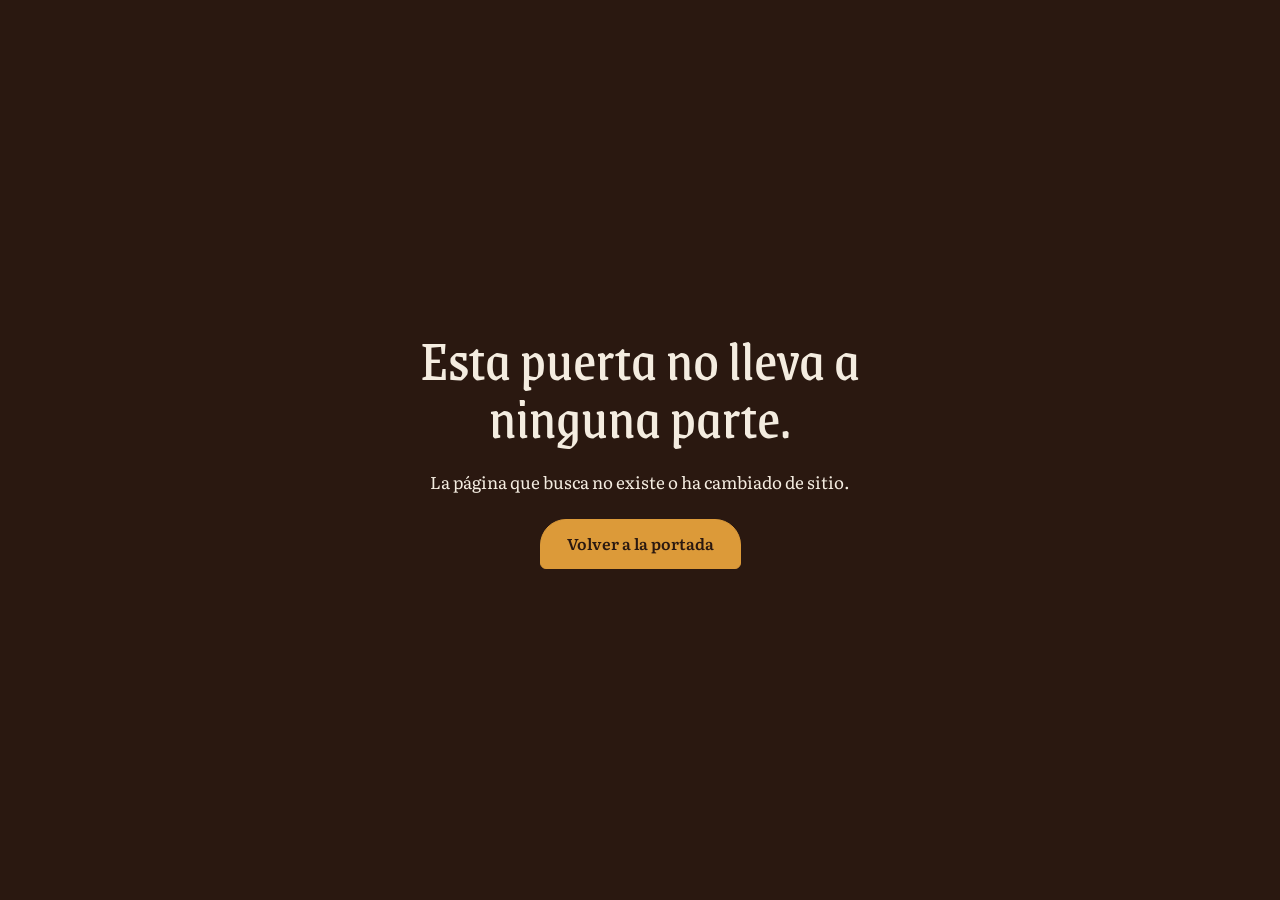
<file: 404.src.html>
<!DOCTYPE html>
<html lang="es">
<head>
<meta charset="utf-8">
<meta name="viewport" content="width=device-width, initial-scale=1">
<meta name="robots" content="noindex,nofollow">
<title>Página no encontrada · Casa Rural Garrido</title>
<link rel="stylesheet" href="https://fonts.googleapis.com/css2?family=Grenze:wght@700&family=Grenze+Gotisch:wght@700&family=Literata:opsz,wght@7..72,400&display=swap">
<link rel="stylesheet" href="css/estilos.css?v=47ac380d">
<link rel="icon" href="marca/favicon.svg" type="image/svg+xml">
<style>
  body { background: var(--nogal); color: var(--cal); min-height: 100svh; display: grid; place-items: center; text-align: center; padding: 24px; }
  .no { display: grid; gap: 22px; justify-items: center; max-width: 30em; }
  .no svg { width: min(80vw, 360px); height: auto; }
  .no h1 { font-family: var(--letra-tit); font-weight: 400; font-size: clamp(2.4rem, 7vw, 3.6rem); line-height: 1; }
</style>
</head>
<body>
  <main class="no">
    <!--svg:marca/rotulo.svg aria-hidden="true" focusable="false"-->
    <h1>Esta puerta no lleva a ninguna parte.</h1>
    <p>La página que busca no existe o ha cambiado de sitio.</p>
    <a class="btn btn--oro" href="./">Volver a la portada</a>
  </main>
</body>
</html>
</file>
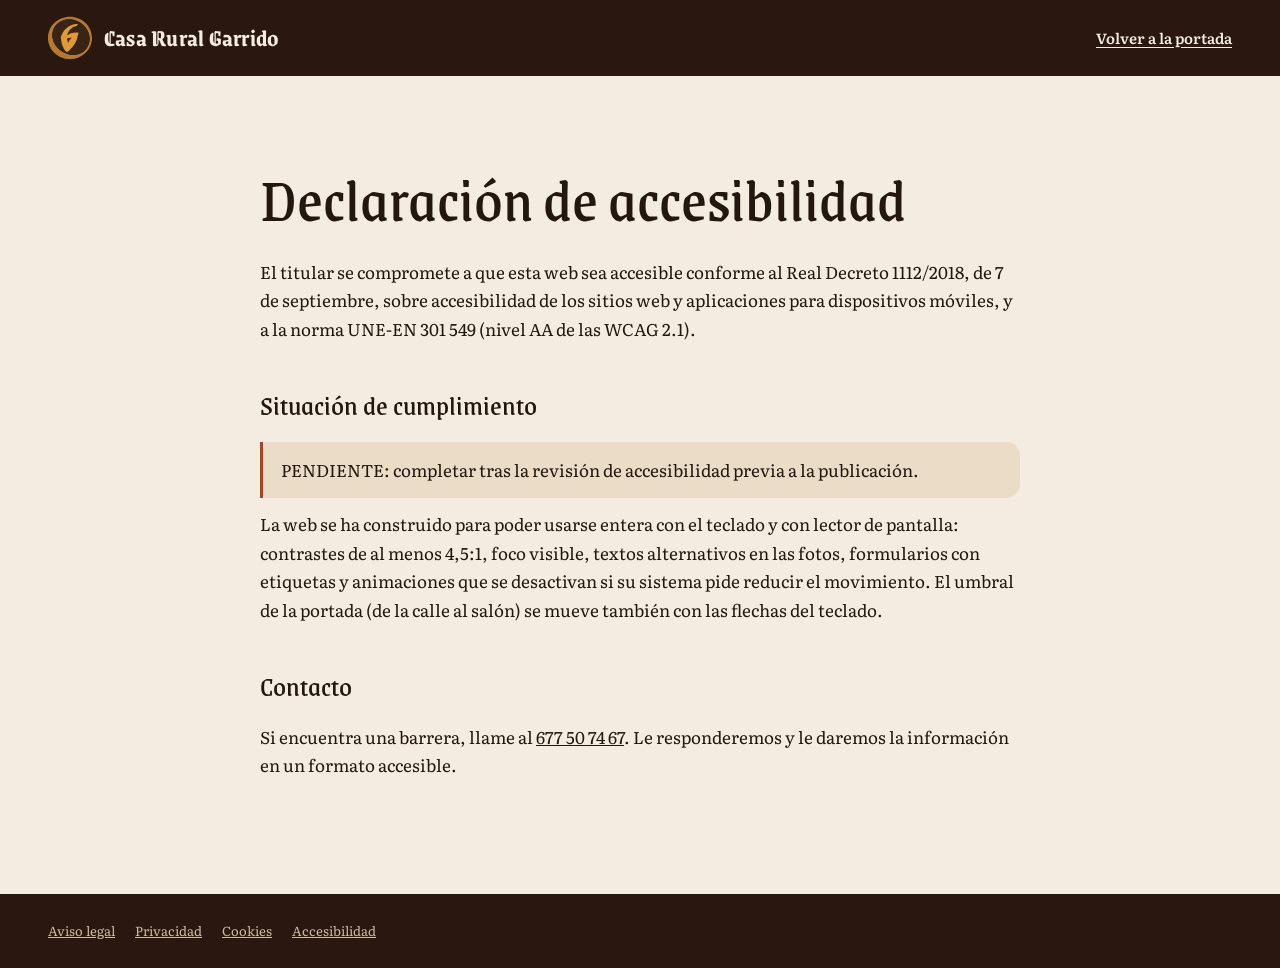
<file: accesibilidad.html>
<!DOCTYPE html>
<html lang="es">
<head>
<meta charset="utf-8">
<meta name="viewport" content="width=device-width, initial-scale=1">
<meta name="robots" content="noindex,nofollow">
<title>Declaración de accesibilidad · Casa Rural Garrido</title>
<link rel="preconnect" href="https://fonts.googleapis.com">
<link rel="preconnect" href="https://fonts.gstatic.com" crossorigin>
<link rel="stylesheet" href="https://fonts.googleapis.com/css2?family=Grenze:wght@700&family=Grenze+Gotisch:wght@700&family=Literata:ital,opsz,wght@0,7..72,400;0,7..72,600;1,7..72,400&display=swap">
<link rel="stylesheet" href="css/estilos.css?v=47ac380d">
<link rel="stylesheet" href="css/legal.css?v=93dccaea">
<link rel="icon" href="marca/favicon.svg" type="image/svg+xml">
</head>
<body>
<header class="legal-cab">
  <div class="env">
    <a href="index.html" aria-label="Casa Rural Garrido, a la portada"><svg xmlns="http://www.w3.org/2000/svg" viewBox="0 0 183.91 176.85" aria-hidden="true" focusable="false">
  <path class="medallon-borde" fill-rule="evenodd" d="M183.91 88.42C184.04 138.84 141.24 176.99 91.94 176.85C42.83 176.7 0.13 138.64 0 88.42C-0.13 38.02 42.65 -0.13 91.94 0C141.06 0.13 183.78 38.2 183.91 88.42ZM174.12 88.42C174.49 96.1 173.62 103.84 171.47 111.23C161.32 146.1 126.81 164.48 91.94 158.04C57.87 151.75 24.93 123.34 18.92 88.42C17.72 81.48 17.59 74.37 18.6 67.39C23.81 31.22 56.5 8.55 91.94 10.22C133.41 12.18 172.06 45.92 174.12 88.42Z"/>
  <path class="medallon-fondo" d="M174.12 88.42C174.49 96.1 173.62 103.84 171.47 111.23C161.32 146.1 126.81 164.48 91.94 158.04C57.87 151.75 24.93 123.34 18.92 88.42C17.72 81.48 17.59 74.37 18.6 67.39C23.81 31.22 56.5 8.55 91.94 10.22C133.41 12.18 172.06 45.92 174.12 88.42Z"/>
  <path class="seis" fill-rule="evenodd" d="M58.71 71.77C57.32 74.64 53.69 83.77 53.45 86.63C53.3 88.41 53.45 92.06 54.04 93.71C54.43 94.82 55.27 95.68 55.47 96.86C55.69 98.15 55.21 99.45 55.4 100.76C55.6 102.11 56.28 103.33 56.55 104.67C56.9 106.49 56.87 108.36 57.26 110.19C58.66 116.72 61.45 123.3 64.38 129.28C67.47 135.58 72.2 144.57 79.14 147.06C85.61 145.68 90.17 139.06 94.42 134.41C95.99 132.71 97.76 131.22 99.3 129.49C101.56 126.93 103.46 124.19 105.53 121.48C113.61 110.88 119.61 100.04 122.69 86.98C123.32 84.31 123.63 79.82 124.37 77.64C124.76 76.49 125.6 75.65 126.19 74.62C127.77 71.84 127.38 68.62 125.85 65.95C122.11 64.77 118.81 65.85 115.02 65.96C113.93 65.99 112.85 65.81 111.77 65.88C106.57 66.22 96.33 68.39 91.64 70.53C87.22 72.55 84.18 75.25 80.31 77.21C80.17 73.21 82.23 69.89 83.93 66.37C87.84 58.3 91.79 53.25 98.82 47.69C101.07 45.92 103.21 44.24 105.75 42.89C113.71 38.63 119.92 39.76 125.1 30.73C120.57 29.2 117.3 29.95 112.76 30.62C111.48 30.8 110.18 30.71 108.92 31.03C107.55 31.38 106.24 31.99 104.88 32.39C97.87 34.45 90.53 37.58 84.58 41.9C81.94 43.82 79.57 46.07 77.02 48.1C74.76 49.91 72.21 51.48 70.24 53.63C67.73 56.35 63.45 62.18 61.7 65.4C60.59 67.43 59.73 69.68 58.71 71.77ZM98.39 86.37C97.84 88.66 95.27 92.37 93.62 94.02C92.78 94.85 91.71 95.36 90.82 96.12C90.25 96.6 89.73 97.1 89.34 97.74C88.81 98.6 88.71 99.63 88.22 100.5C87.52 101.74 86.3 102.51 85.74 103.86C85.13 105.31 85.15 106.95 84.69 108.45C84.17 108.12 83.69 107.95 83.33 107.41C82.55 106.24 81.89 99.99 81.23 98.04C80.57 96.11 79.35 94.57 79.47 92.46C82.32 88.57 87.73 88.81 91.97 87.83C94.14 87.33 96.14 86.23 98.39 86.37Z"/>
</svg><span class="cab__nombre">Casa Rural Garrido</span></a>
    <a class="volver" href="index.html">Volver a la portada</a>
  </div>
</header>
<main class="legal">
  <div class="env">
    <h1>Declaración de accesibilidad</h1>

<p>El titular se compromete a que esta web sea accesible conforme al Real Decreto 1112/2018, de 7 de septiembre, sobre accesibilidad de los sitios web y aplicaciones para dispositivos móviles, y a la norma UNE-EN 301 549 (nivel AA de las WCAG 2.1).</p>
<h2>Situación de cumplimiento</h2>
<p class="aviso">PENDIENTE: completar tras la revisión de accesibilidad previa a la publicación.</p>
<p>La web se ha construido para poder usarse entera con el teclado y con lector de pantalla: contrastes de al menos 4,5:1, foco visible, textos alternativos en las fotos, formularios con etiquetas y animaciones que se desactivan si su sistema pide reducir el movimiento. El umbral de la portada (de la calle al salón) se mueve también con las flechas del teclado.</p>
<h2>Contacto</h2>
<p>Si encuentra una barrera, llame al <a href="tel:+34677507467">677 50 74 67</a>. Le responderemos y le daremos la información en un formato accesible.</p>
  </div>
</main>
<footer class="legal-pie">
  <div class="env">
    <a href="aviso-legal.html">Aviso legal</a>
    <a href="privacidad.html">Privacidad</a>
    <a href="cookies.html">Cookies</a>
    <a href="accesibilidad.html">Accesibilidad</a>
  </div>
</footer>
</body>
</html>
</file>
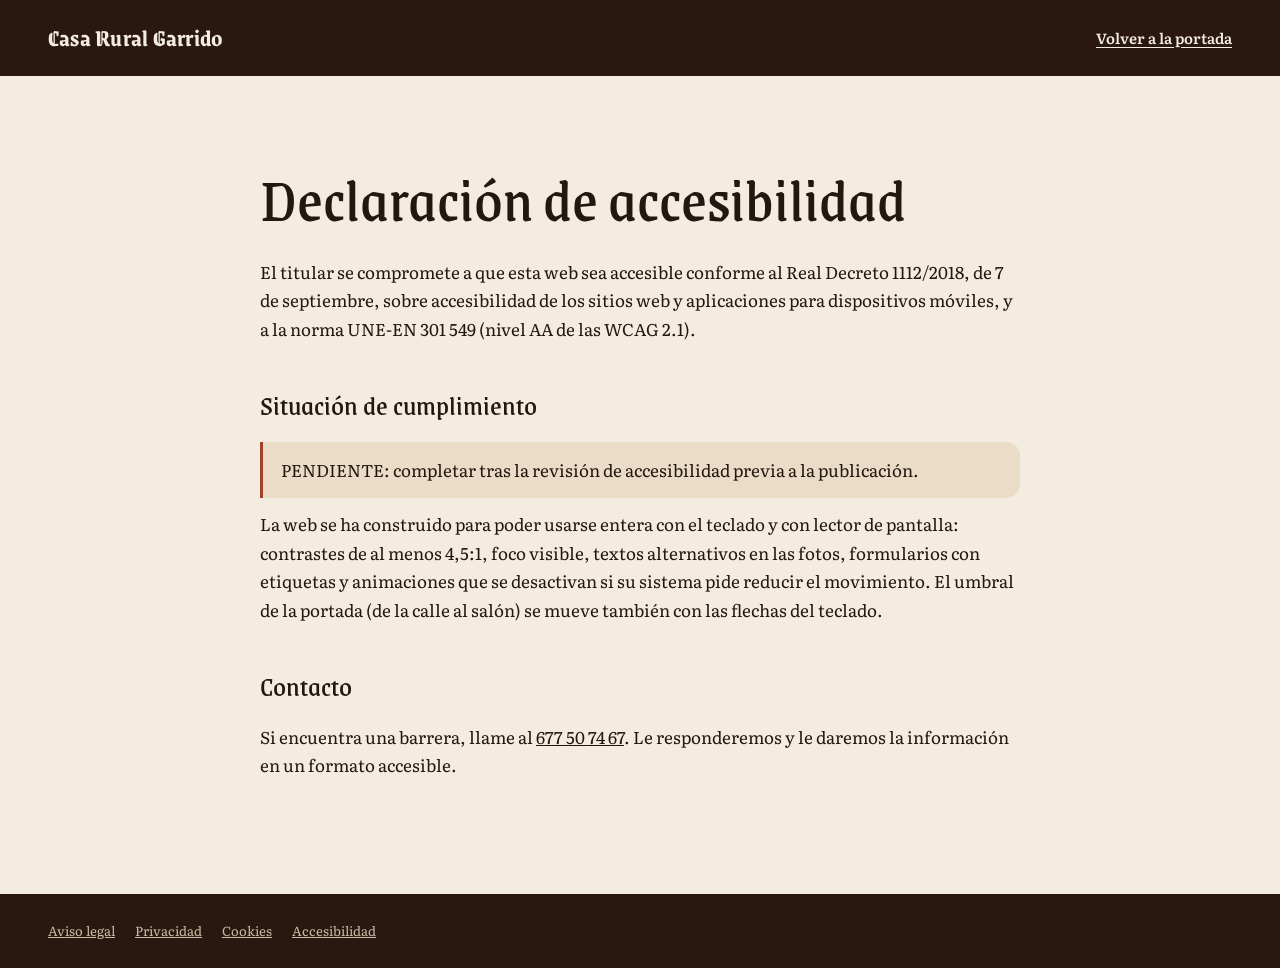
<file: accesibilidad.src.html>
<!DOCTYPE html>
<html lang="es">
<head>
<meta charset="utf-8">
<meta name="viewport" content="width=device-width, initial-scale=1">
<meta name="robots" content="noindex,nofollow">
<title>Declaración de accesibilidad · Casa Rural Garrido</title>
<link rel="preconnect" href="https://fonts.googleapis.com">
<link rel="preconnect" href="https://fonts.gstatic.com" crossorigin>
<link rel="stylesheet" href="https://fonts.googleapis.com/css2?family=Grenze:wght@700&family=Grenze+Gotisch:wght@700&family=Literata:ital,opsz,wght@0,7..72,400;0,7..72,600;1,7..72,400&display=swap">
<link rel="stylesheet" href="css/estilos.css?v=47ac380d">
<link rel="stylesheet" href="css/legal.css?v=93dccaea">
<link rel="icon" href="marca/favicon.svg" type="image/svg+xml">
</head>
<body>
<header class="legal-cab">
  <div class="env">
    <a href="index.html" aria-label="Casa Rural Garrido, a la portada"><!--svg:marca/seis.svg aria-hidden="true" focusable="false"--><span class="cab__nombre">Casa Rural Garrido</span></a>
    <a class="volver" href="index.html">Volver a la portada</a>
  </div>
</header>
<main class="legal">
  <div class="env">
    <h1>Declaración de accesibilidad</h1>

<p>El titular se compromete a que esta web sea accesible conforme al Real Decreto 1112/2018, de 7 de septiembre, sobre accesibilidad de los sitios web y aplicaciones para dispositivos móviles, y a la norma UNE-EN 301 549 (nivel AA de las WCAG 2.1).</p>
<h2>Situación de cumplimiento</h2>
<p class="aviso">PENDIENTE: completar tras la revisión de accesibilidad previa a la publicación.</p>
<p>La web se ha construido para poder usarse entera con el teclado y con lector de pantalla: contrastes de al menos 4,5:1, foco visible, textos alternativos en las fotos, formularios con etiquetas y animaciones que se desactivan si su sistema pide reducir el movimiento. El umbral de la portada (de la calle al salón) se mueve también con las flechas del teclado.</p>
<h2>Contacto</h2>
<p>Si encuentra una barrera, llame al <a href="tel:+34677507467">677 50 74 67</a>. Le responderemos y le daremos la información en un formato accesible.</p>
  </div>
</main>
<footer class="legal-pie">
  <div class="env">
    <a href="aviso-legal.html">Aviso legal</a>
    <a href="privacidad.html">Privacidad</a>
    <a href="cookies.html">Cookies</a>
    <a href="accesibilidad.html">Accesibilidad</a>
  </div>
</footer>
</body>
</html>
</file>
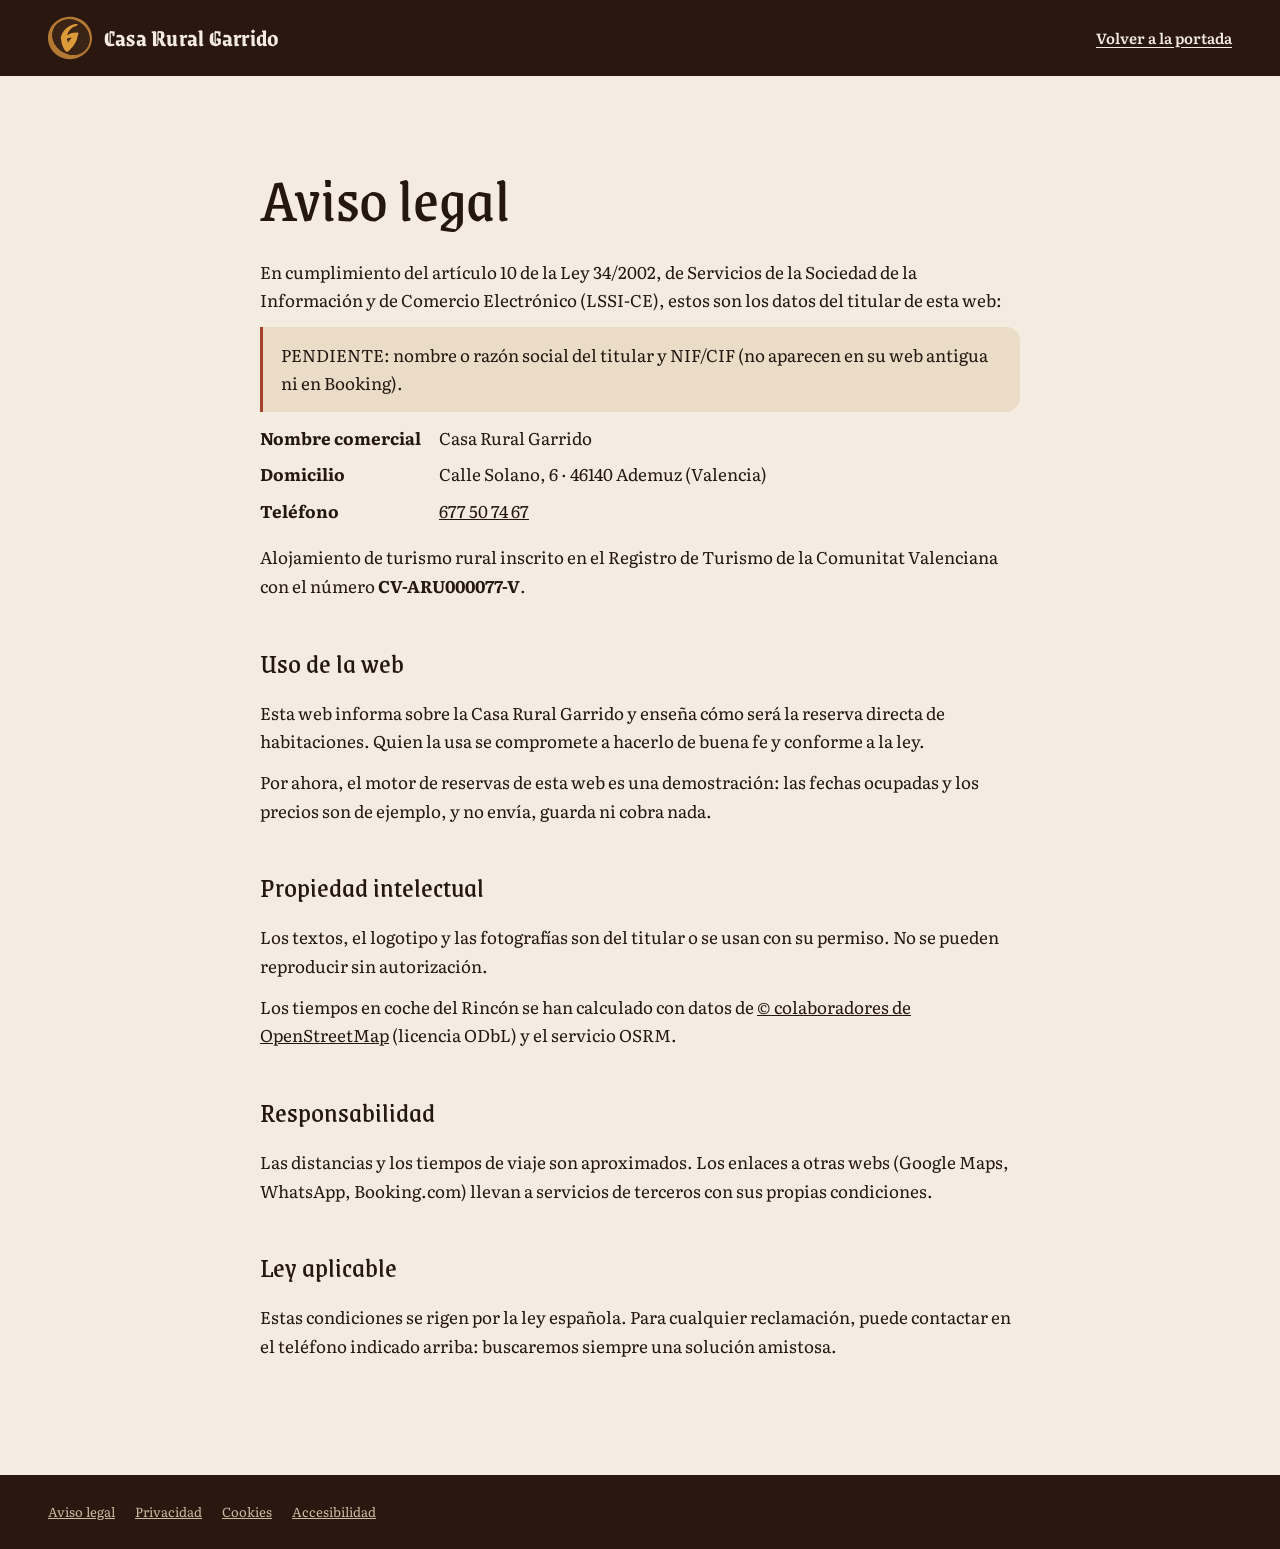
<file: aviso-legal.html>
<!DOCTYPE html>
<html lang="es">
<head>
<meta charset="utf-8">
<meta name="viewport" content="width=device-width, initial-scale=1">
<meta name="robots" content="noindex,nofollow">
<title>Aviso legal · Casa Rural Garrido</title>
<link rel="preconnect" href="https://fonts.googleapis.com">
<link rel="preconnect" href="https://fonts.gstatic.com" crossorigin>
<link rel="stylesheet" href="https://fonts.googleapis.com/css2?family=Grenze:wght@700&family=Grenze+Gotisch:wght@700&family=Literata:ital,opsz,wght@0,7..72,400;0,7..72,600;1,7..72,400&display=swap">
<link rel="stylesheet" href="css/estilos.css?v=47ac380d">
<link rel="stylesheet" href="css/legal.css?v=93dccaea">
<link rel="icon" href="marca/favicon.svg" type="image/svg+xml">
</head>
<body>
<header class="legal-cab">
  <div class="env">
    <a href="index.html" aria-label="Casa Rural Garrido, a la portada"><svg xmlns="http://www.w3.org/2000/svg" viewBox="0 0 183.91 176.85" aria-hidden="true" focusable="false">
  <path class="medallon-borde" fill-rule="evenodd" d="M183.91 88.42C184.04 138.84 141.24 176.99 91.94 176.85C42.83 176.7 0.13 138.64 0 88.42C-0.13 38.02 42.65 -0.13 91.94 0C141.06 0.13 183.78 38.2 183.91 88.42ZM174.12 88.42C174.49 96.1 173.62 103.84 171.47 111.23C161.32 146.1 126.81 164.48 91.94 158.04C57.87 151.75 24.93 123.34 18.92 88.42C17.72 81.48 17.59 74.37 18.6 67.39C23.81 31.22 56.5 8.55 91.94 10.22C133.41 12.18 172.06 45.92 174.12 88.42Z"/>
  <path class="medallon-fondo" d="M174.12 88.42C174.49 96.1 173.62 103.84 171.47 111.23C161.32 146.1 126.81 164.48 91.94 158.04C57.87 151.75 24.93 123.34 18.92 88.42C17.72 81.48 17.59 74.37 18.6 67.39C23.81 31.22 56.5 8.55 91.94 10.22C133.41 12.18 172.06 45.92 174.12 88.42Z"/>
  <path class="seis" fill-rule="evenodd" d="M58.71 71.77C57.32 74.64 53.69 83.77 53.45 86.63C53.3 88.41 53.45 92.06 54.04 93.71C54.43 94.82 55.27 95.68 55.47 96.86C55.69 98.15 55.21 99.45 55.4 100.76C55.6 102.11 56.28 103.33 56.55 104.67C56.9 106.49 56.87 108.36 57.26 110.19C58.66 116.72 61.45 123.3 64.38 129.28C67.47 135.58 72.2 144.57 79.14 147.06C85.61 145.68 90.17 139.06 94.42 134.41C95.99 132.71 97.76 131.22 99.3 129.49C101.56 126.93 103.46 124.19 105.53 121.48C113.61 110.88 119.61 100.04 122.69 86.98C123.32 84.31 123.63 79.82 124.37 77.64C124.76 76.49 125.6 75.65 126.19 74.62C127.77 71.84 127.38 68.62 125.85 65.95C122.11 64.77 118.81 65.85 115.02 65.96C113.93 65.99 112.85 65.81 111.77 65.88C106.57 66.22 96.33 68.39 91.64 70.53C87.22 72.55 84.18 75.25 80.31 77.21C80.17 73.21 82.23 69.89 83.93 66.37C87.84 58.3 91.79 53.25 98.82 47.69C101.07 45.92 103.21 44.24 105.75 42.89C113.71 38.63 119.92 39.76 125.1 30.73C120.57 29.2 117.3 29.95 112.76 30.62C111.48 30.8 110.18 30.71 108.92 31.03C107.55 31.38 106.24 31.99 104.88 32.39C97.87 34.45 90.53 37.58 84.58 41.9C81.94 43.82 79.57 46.07 77.02 48.1C74.76 49.91 72.21 51.48 70.24 53.63C67.73 56.35 63.45 62.18 61.7 65.4C60.59 67.43 59.73 69.68 58.71 71.77ZM98.39 86.37C97.84 88.66 95.27 92.37 93.62 94.02C92.78 94.85 91.71 95.36 90.82 96.12C90.25 96.6 89.73 97.1 89.34 97.74C88.81 98.6 88.71 99.63 88.22 100.5C87.52 101.74 86.3 102.51 85.74 103.86C85.13 105.31 85.15 106.95 84.69 108.45C84.17 108.12 83.69 107.95 83.33 107.41C82.55 106.24 81.89 99.99 81.23 98.04C80.57 96.11 79.35 94.57 79.47 92.46C82.32 88.57 87.73 88.81 91.97 87.83C94.14 87.33 96.14 86.23 98.39 86.37Z"/>
</svg><span class="cab__nombre">Casa Rural Garrido</span></a>
    <a class="volver" href="index.html">Volver a la portada</a>
  </div>
</header>
<main class="legal">
  <div class="env">
    <h1>Aviso legal</h1>

<p>En cumplimiento del artículo 10 de la Ley 34/2002, de Servicios de la Sociedad de la Información y de Comercio Electrónico (LSSI-CE), estos son los datos del titular de esta web:</p>
<p class="aviso">PENDIENTE: nombre o razón social del titular y NIF/CIF (no aparecen en su web antigua ni en Booking).</p>
<dl>
  <dt>Nombre comercial</dt><dd>Casa Rural Garrido</dd>
  <dt>Domicilio</dt><dd>Calle Solano, 6 · 46140 Ademuz (Valencia)</dd>
  <dt>Teléfono</dt><dd><a href="tel:+34677507467">677 50 74 67</a></dd>
</dl>
<p>Alojamiento de turismo rural inscrito en el Registro de Turismo de la Comunitat Valenciana con el número <b class="nw">CV-ARU000077-V</b>.</p>
<h2>Uso de la web</h2>
<p>Esta web informa sobre la Casa Rural Garrido y enseña cómo será la reserva directa de habitaciones. Quien la usa se compromete a hacerlo de buena fe y conforme a la ley.</p>
<p>Por ahora, el motor de reservas de esta web es una demostración: las fechas ocupadas y los precios son de ejemplo, y no envía, guarda ni cobra nada.</p>
<h2>Propiedad intelectual</h2>
<p>Los textos, el logotipo y las fotografías son del titular o se usan con su permiso. No se pueden reproducir sin autorización.</p>
<p>Los tiempos en coche del Rincón se han calculado con datos de <a href="https://www.openstreetmap.org/copyright">© colaboradores de OpenStreetMap</a> (licencia ODbL) y el servicio OSRM.</p>
<h2>Responsabilidad</h2>
<p>Las distancias y los tiempos de viaje son aproximados. Los enlaces a otras webs (Google Maps, WhatsApp, Booking.com) llevan a servicios de terceros con sus propias condiciones.</p>
<h2>Ley aplicable</h2>
<p>Estas condiciones se rigen por la ley española. Para cualquier reclamación, puede contactar en el teléfono indicado arriba: buscaremos siempre una solución amistosa.</p>
  </div>
</main>
<footer class="legal-pie">
  <div class="env">
    <a href="aviso-legal.html">Aviso legal</a>
    <a href="privacidad.html">Privacidad</a>
    <a href="cookies.html">Cookies</a>
    <a href="accesibilidad.html">Accesibilidad</a>
  </div>
</footer>
</body>
</html>
</file>
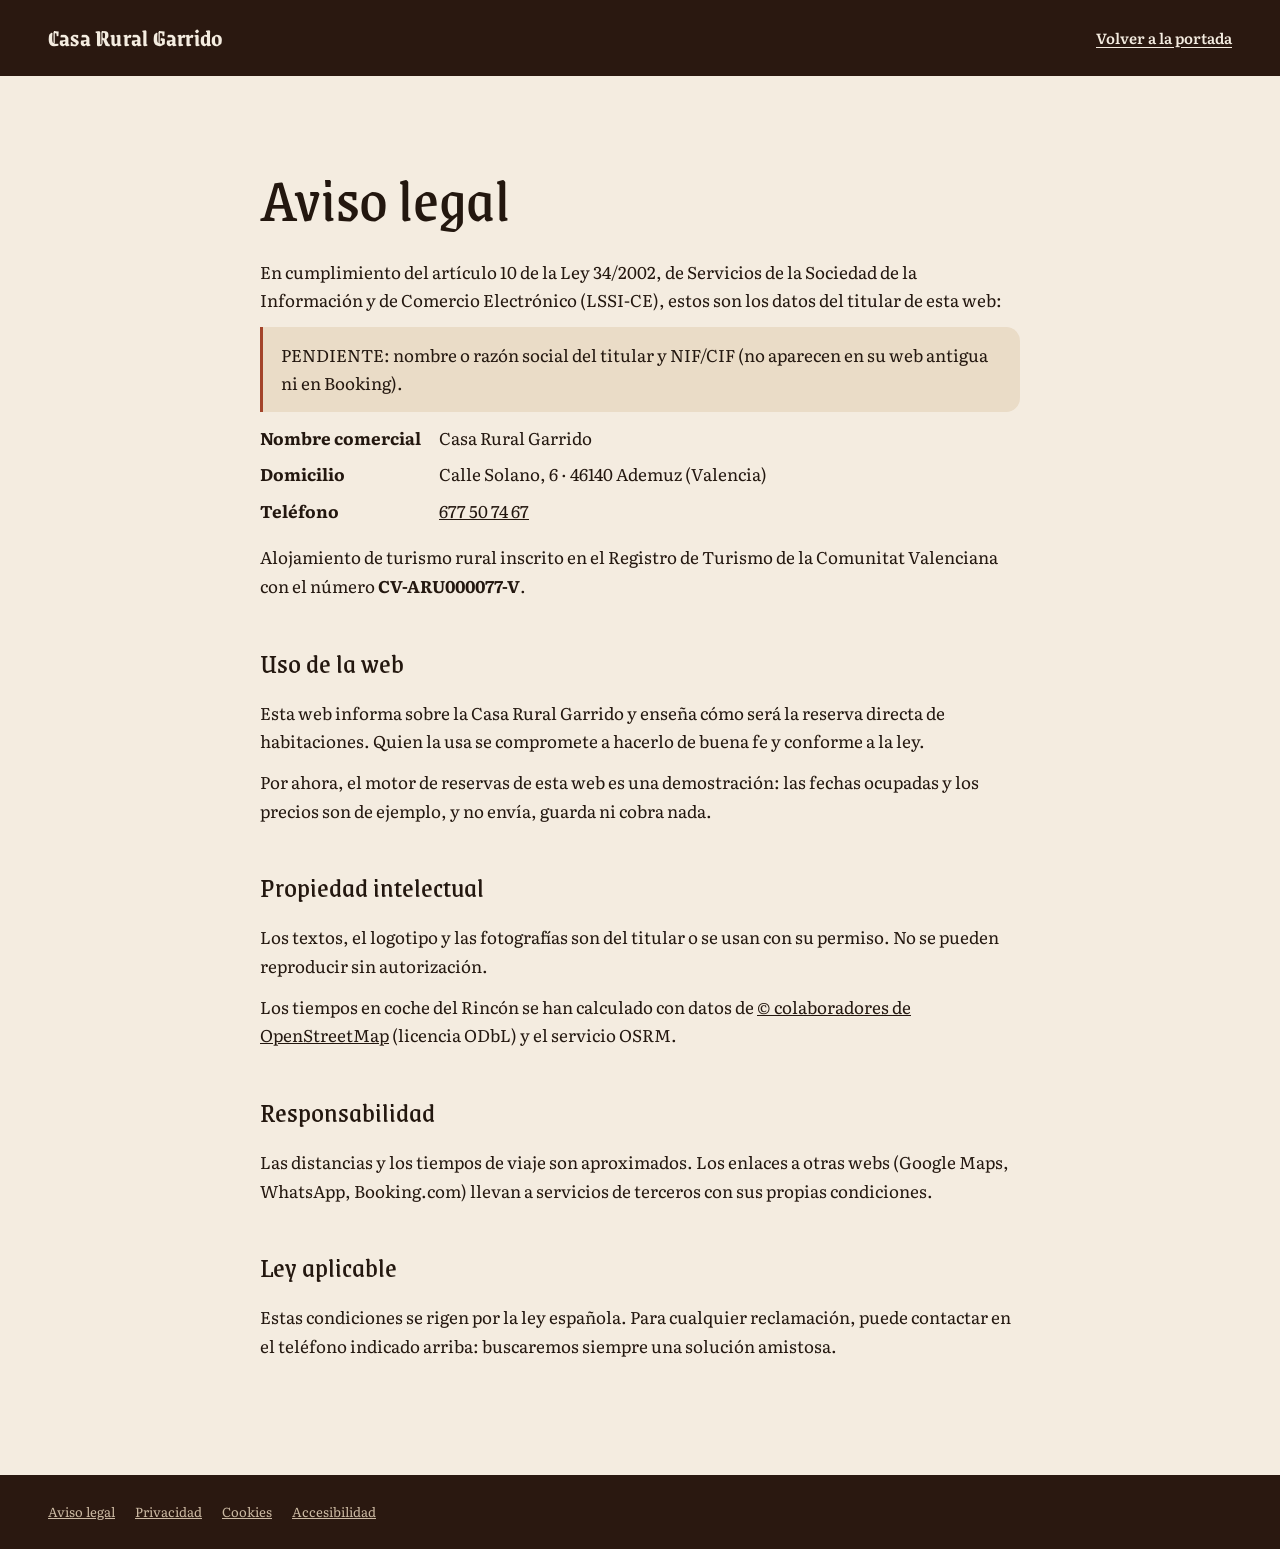
<file: aviso-legal.src.html>
<!DOCTYPE html>
<html lang="es">
<head>
<meta charset="utf-8">
<meta name="viewport" content="width=device-width, initial-scale=1">
<meta name="robots" content="noindex,nofollow">
<title>Aviso legal · Casa Rural Garrido</title>
<link rel="preconnect" href="https://fonts.googleapis.com">
<link rel="preconnect" href="https://fonts.gstatic.com" crossorigin>
<link rel="stylesheet" href="https://fonts.googleapis.com/css2?family=Grenze:wght@700&family=Grenze+Gotisch:wght@700&family=Literata:ital,opsz,wght@0,7..72,400;0,7..72,600;1,7..72,400&display=swap">
<link rel="stylesheet" href="css/estilos.css?v=47ac380d">
<link rel="stylesheet" href="css/legal.css?v=93dccaea">
<link rel="icon" href="marca/favicon.svg" type="image/svg+xml">
</head>
<body>
<header class="legal-cab">
  <div class="env">
    <a href="index.html" aria-label="Casa Rural Garrido, a la portada"><!--svg:marca/seis.svg aria-hidden="true" focusable="false"--><span class="cab__nombre">Casa Rural Garrido</span></a>
    <a class="volver" href="index.html">Volver a la portada</a>
  </div>
</header>
<main class="legal">
  <div class="env">
    <h1>Aviso legal</h1>

<p>En cumplimiento del artículo 10 de la Ley 34/2002, de Servicios de la Sociedad de la Información y de Comercio Electrónico (LSSI-CE), estos son los datos del titular de esta web:</p>
<p class="aviso">PENDIENTE: nombre o razón social del titular y NIF/CIF (no aparecen en su web antigua ni en Booking).</p>
<dl>
  <dt>Nombre comercial</dt><dd>Casa Rural Garrido</dd>
  <dt>Domicilio</dt><dd>Calle Solano, 6 · 46140 Ademuz (Valencia)</dd>
  <dt>Teléfono</dt><dd><a href="tel:+34677507467">677 50 74 67</a></dd>
</dl>
<p>Alojamiento de turismo rural inscrito en el Registro de Turismo de la Comunitat Valenciana con el número <b class="nw">CV-ARU000077-V</b>.</p>
<h2>Uso de la web</h2>
<p>Esta web informa sobre la Casa Rural Garrido y enseña cómo será la reserva directa de habitaciones. Quien la usa se compromete a hacerlo de buena fe y conforme a la ley.</p>
<p>Por ahora, el motor de reservas de esta web es una demostración: las fechas ocupadas y los precios son de ejemplo, y no envía, guarda ni cobra nada.</p>
<h2>Propiedad intelectual</h2>
<p>Los textos, el logotipo y las fotografías son del titular o se usan con su permiso. No se pueden reproducir sin autorización.</p>
<p>Los tiempos en coche del Rincón se han calculado con datos de <a href="https://www.openstreetmap.org/copyright">© colaboradores de OpenStreetMap</a> (licencia ODbL) y el servicio OSRM.</p>
<h2>Responsabilidad</h2>
<p>Las distancias y los tiempos de viaje son aproximados. Los enlaces a otras webs (Google Maps, WhatsApp, Booking.com) llevan a servicios de terceros con sus propias condiciones.</p>
<h2>Ley aplicable</h2>
<p>Estas condiciones se rigen por la ley española. Para cualquier reclamación, puede contactar en el teléfono indicado arriba: buscaremos siempre una solución amistosa.</p>
  </div>
</main>
<footer class="legal-pie">
  <div class="env">
    <a href="aviso-legal.html">Aviso legal</a>
    <a href="privacidad.html">Privacidad</a>
    <a href="cookies.html">Cookies</a>
    <a href="accesibilidad.html">Accesibilidad</a>
  </div>
</footer>
</body>
</html>
</file>
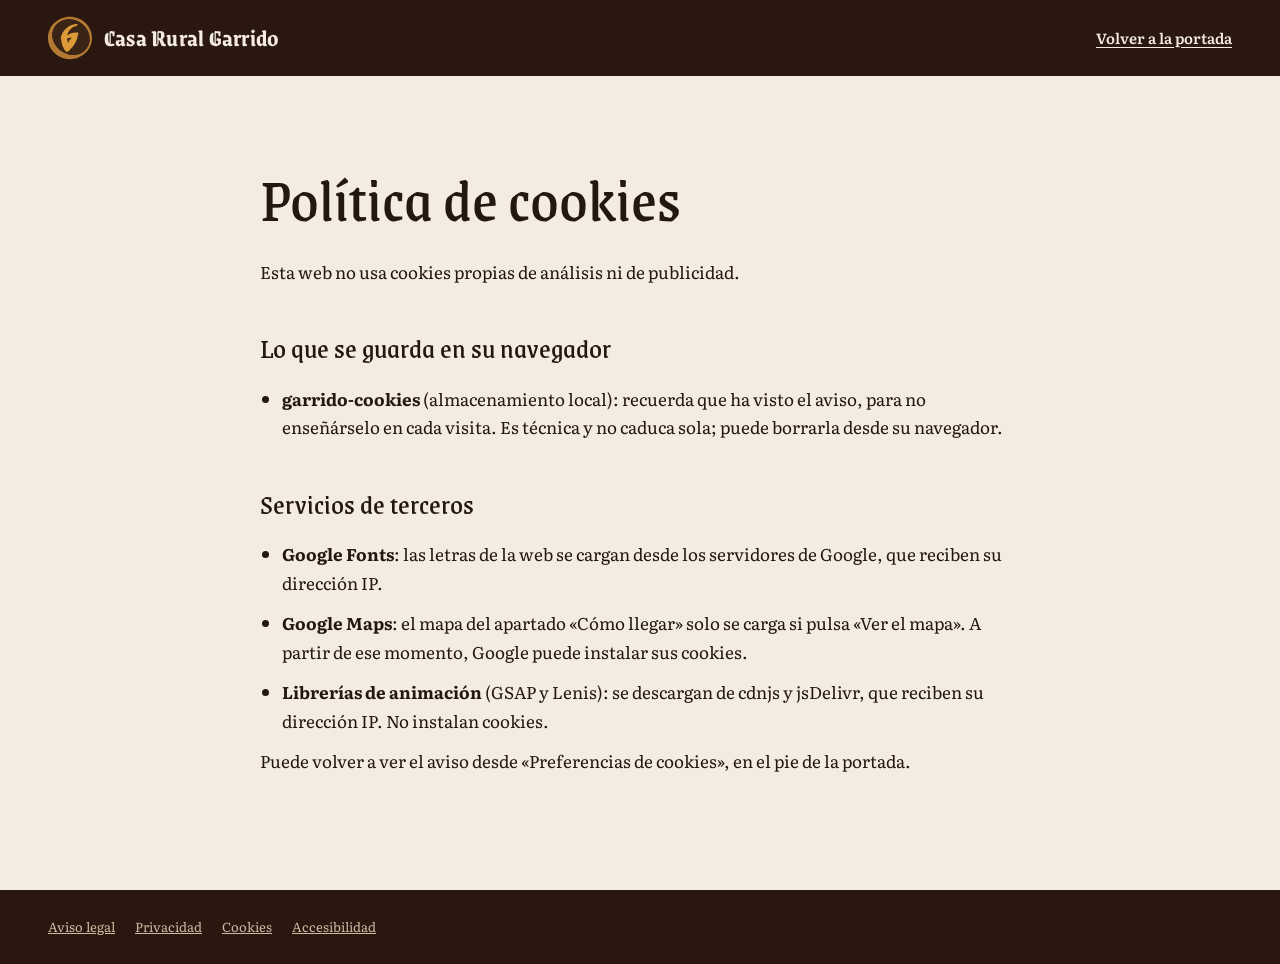
<file: cookies.html>
<!DOCTYPE html>
<html lang="es">
<head>
<meta charset="utf-8">
<meta name="viewport" content="width=device-width, initial-scale=1">
<meta name="robots" content="noindex,nofollow">
<title>Política de cookies · Casa Rural Garrido</title>
<link rel="preconnect" href="https://fonts.googleapis.com">
<link rel="preconnect" href="https://fonts.gstatic.com" crossorigin>
<link rel="stylesheet" href="https://fonts.googleapis.com/css2?family=Grenze:wght@700&family=Grenze+Gotisch:wght@700&family=Literata:ital,opsz,wght@0,7..72,400;0,7..72,600;1,7..72,400&display=swap">
<link rel="stylesheet" href="css/estilos.css?v=47ac380d">
<link rel="stylesheet" href="css/legal.css?v=93dccaea">
<link rel="icon" href="marca/favicon.svg" type="image/svg+xml">
</head>
<body>
<header class="legal-cab">
  <div class="env">
    <a href="index.html" aria-label="Casa Rural Garrido, a la portada"><svg xmlns="http://www.w3.org/2000/svg" viewBox="0 0 183.91 176.85" aria-hidden="true" focusable="false">
  <path class="medallon-borde" fill-rule="evenodd" d="M183.91 88.42C184.04 138.84 141.24 176.99 91.94 176.85C42.83 176.7 0.13 138.64 0 88.42C-0.13 38.02 42.65 -0.13 91.94 0C141.06 0.13 183.78 38.2 183.91 88.42ZM174.12 88.42C174.49 96.1 173.62 103.84 171.47 111.23C161.32 146.1 126.81 164.48 91.94 158.04C57.87 151.75 24.93 123.34 18.92 88.42C17.72 81.48 17.59 74.37 18.6 67.39C23.81 31.22 56.5 8.55 91.94 10.22C133.41 12.18 172.06 45.92 174.12 88.42Z"/>
  <path class="medallon-fondo" d="M174.12 88.42C174.49 96.1 173.62 103.84 171.47 111.23C161.32 146.1 126.81 164.48 91.94 158.04C57.87 151.75 24.93 123.34 18.92 88.42C17.72 81.48 17.59 74.37 18.6 67.39C23.81 31.22 56.5 8.55 91.94 10.22C133.41 12.18 172.06 45.92 174.12 88.42Z"/>
  <path class="seis" fill-rule="evenodd" d="M58.71 71.77C57.32 74.64 53.69 83.77 53.45 86.63C53.3 88.41 53.45 92.06 54.04 93.71C54.43 94.82 55.27 95.68 55.47 96.86C55.69 98.15 55.21 99.45 55.4 100.76C55.6 102.11 56.28 103.33 56.55 104.67C56.9 106.49 56.87 108.36 57.26 110.19C58.66 116.72 61.45 123.3 64.38 129.28C67.47 135.58 72.2 144.57 79.14 147.06C85.61 145.68 90.17 139.06 94.42 134.41C95.99 132.71 97.76 131.22 99.3 129.49C101.56 126.93 103.46 124.19 105.53 121.48C113.61 110.88 119.61 100.04 122.69 86.98C123.32 84.31 123.63 79.82 124.37 77.64C124.76 76.49 125.6 75.65 126.19 74.62C127.77 71.84 127.38 68.62 125.85 65.95C122.11 64.77 118.81 65.85 115.02 65.96C113.93 65.99 112.85 65.81 111.77 65.88C106.57 66.22 96.33 68.39 91.64 70.53C87.22 72.55 84.18 75.25 80.31 77.21C80.17 73.21 82.23 69.89 83.93 66.37C87.84 58.3 91.79 53.25 98.82 47.69C101.07 45.92 103.21 44.24 105.75 42.89C113.71 38.63 119.92 39.76 125.1 30.73C120.57 29.2 117.3 29.95 112.76 30.62C111.48 30.8 110.18 30.71 108.92 31.03C107.55 31.38 106.24 31.99 104.88 32.39C97.87 34.45 90.53 37.58 84.58 41.9C81.94 43.82 79.57 46.07 77.02 48.1C74.76 49.91 72.21 51.48 70.24 53.63C67.73 56.35 63.45 62.18 61.7 65.4C60.59 67.43 59.73 69.68 58.71 71.77ZM98.39 86.37C97.84 88.66 95.27 92.37 93.62 94.02C92.78 94.85 91.71 95.36 90.82 96.12C90.25 96.6 89.73 97.1 89.34 97.74C88.81 98.6 88.71 99.63 88.22 100.5C87.52 101.74 86.3 102.51 85.74 103.86C85.13 105.31 85.15 106.95 84.69 108.45C84.17 108.12 83.69 107.95 83.33 107.41C82.55 106.24 81.89 99.99 81.23 98.04C80.57 96.11 79.35 94.57 79.47 92.46C82.32 88.57 87.73 88.81 91.97 87.83C94.14 87.33 96.14 86.23 98.39 86.37Z"/>
</svg><span class="cab__nombre">Casa Rural Garrido</span></a>
    <a class="volver" href="index.html">Volver a la portada</a>
  </div>
</header>
<main class="legal">
  <div class="env">
    <h1>Política de cookies</h1>

<p>Esta web no usa cookies propias de análisis ni de publicidad.</p>
<h2>Lo que se guarda en su navegador</h2>
<ul>
  <li><b>garrido-cookies</b> (almacenamiento local): recuerda que ha visto el aviso, para no enseñárselo en cada visita. Es técnica y no caduca sola; puede borrarla desde su navegador.</li>
</ul>
<h2>Servicios de terceros</h2>
<ul>
  <li><b>Google Fonts</b>: las letras de la web se cargan desde los servidores de Google, que reciben su dirección IP.</li>
  <li><b>Google Maps</b>: el mapa del apartado «Cómo llegar» solo se carga si pulsa «Ver el mapa». A partir de ese momento, Google puede instalar sus cookies.</li>
  <li><b>Librerías de animación</b> (GSAP y Lenis): se descargan de cdnjs y jsDelivr, que reciben su dirección IP. No instalan cookies.</li>
</ul>
<p>Puede volver a ver el aviso desde «Preferencias de cookies», en el pie de la portada.</p>
  </div>
</main>
<footer class="legal-pie">
  <div class="env">
    <a href="aviso-legal.html">Aviso legal</a>
    <a href="privacidad.html">Privacidad</a>
    <a href="cookies.html">Cookies</a>
    <a href="accesibilidad.html">Accesibilidad</a>
  </div>
</footer>
</body>
</html>
</file>
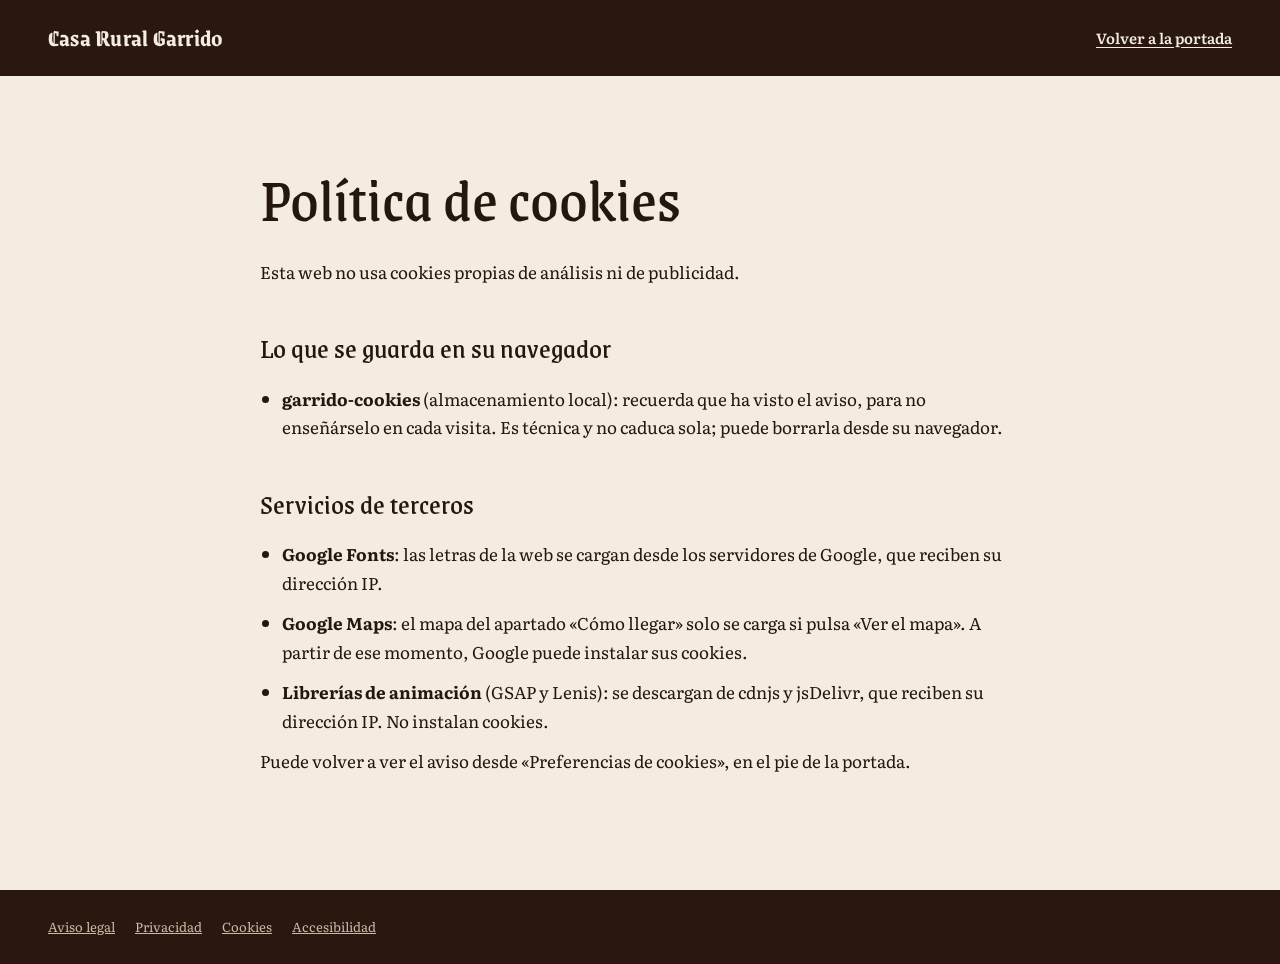
<file: cookies.src.html>
<!DOCTYPE html>
<html lang="es">
<head>
<meta charset="utf-8">
<meta name="viewport" content="width=device-width, initial-scale=1">
<meta name="robots" content="noindex,nofollow">
<title>Política de cookies · Casa Rural Garrido</title>
<link rel="preconnect" href="https://fonts.googleapis.com">
<link rel="preconnect" href="https://fonts.gstatic.com" crossorigin>
<link rel="stylesheet" href="https://fonts.googleapis.com/css2?family=Grenze:wght@700&family=Grenze+Gotisch:wght@700&family=Literata:ital,opsz,wght@0,7..72,400;0,7..72,600;1,7..72,400&display=swap">
<link rel="stylesheet" href="css/estilos.css?v=47ac380d">
<link rel="stylesheet" href="css/legal.css?v=93dccaea">
<link rel="icon" href="marca/favicon.svg" type="image/svg+xml">
</head>
<body>
<header class="legal-cab">
  <div class="env">
    <a href="index.html" aria-label="Casa Rural Garrido, a la portada"><!--svg:marca/seis.svg aria-hidden="true" focusable="false"--><span class="cab__nombre">Casa Rural Garrido</span></a>
    <a class="volver" href="index.html">Volver a la portada</a>
  </div>
</header>
<main class="legal">
  <div class="env">
    <h1>Política de cookies</h1>

<p>Esta web no usa cookies propias de análisis ni de publicidad.</p>
<h2>Lo que se guarda en su navegador</h2>
<ul>
  <li><b>garrido-cookies</b> (almacenamiento local): recuerda que ha visto el aviso, para no enseñárselo en cada visita. Es técnica y no caduca sola; puede borrarla desde su navegador.</li>
</ul>
<h2>Servicios de terceros</h2>
<ul>
  <li><b>Google Fonts</b>: las letras de la web se cargan desde los servidores de Google, que reciben su dirección IP.</li>
  <li><b>Google Maps</b>: el mapa del apartado «Cómo llegar» solo se carga si pulsa «Ver el mapa». A partir de ese momento, Google puede instalar sus cookies.</li>
  <li><b>Librerías de animación</b> (GSAP y Lenis): se descargan de cdnjs y jsDelivr, que reciben su dirección IP. No instalan cookies.</li>
</ul>
<p>Puede volver a ver el aviso desde «Preferencias de cookies», en el pie de la portada.</p>
  </div>
</main>
<footer class="legal-pie">
  <div class="env">
    <a href="aviso-legal.html">Aviso legal</a>
    <a href="privacidad.html">Privacidad</a>
    <a href="cookies.html">Cookies</a>
    <a href="accesibilidad.html">Accesibilidad</a>
  </div>
</footer>
</body>
</html>
</file>
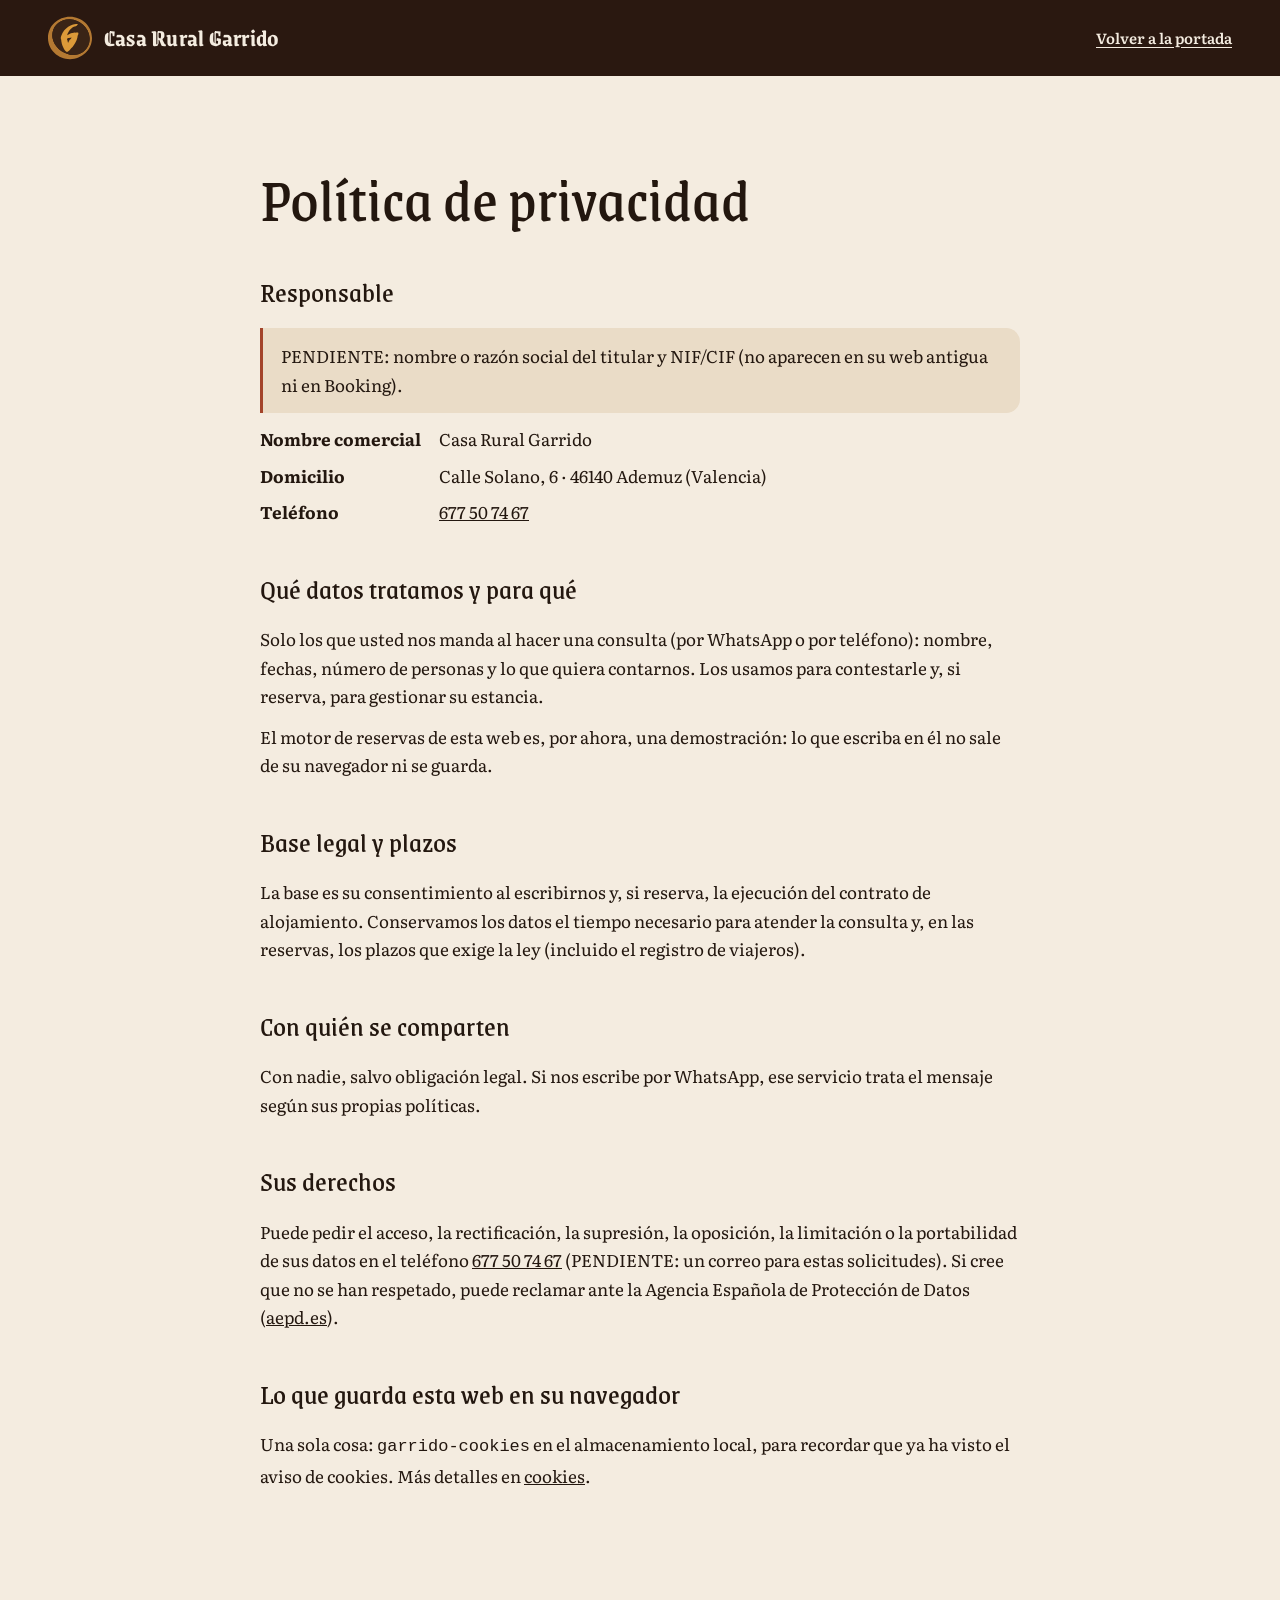
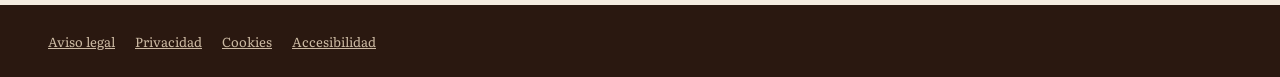
<file: privacidad.html>
<!DOCTYPE html>
<html lang="es">
<head>
<meta charset="utf-8">
<meta name="viewport" content="width=device-width, initial-scale=1">
<meta name="robots" content="noindex,nofollow">
<title>Política de privacidad · Casa Rural Garrido</title>
<link rel="preconnect" href="https://fonts.googleapis.com">
<link rel="preconnect" href="https://fonts.gstatic.com" crossorigin>
<link rel="stylesheet" href="https://fonts.googleapis.com/css2?family=Grenze:wght@700&family=Grenze+Gotisch:wght@700&family=Literata:ital,opsz,wght@0,7..72,400;0,7..72,600;1,7..72,400&display=swap">
<link rel="stylesheet" href="css/estilos.css?v=47ac380d">
<link rel="stylesheet" href="css/legal.css?v=93dccaea">
<link rel="icon" href="marca/favicon.svg" type="image/svg+xml">
</head>
<body>
<header class="legal-cab">
  <div class="env">
    <a href="index.html" aria-label="Casa Rural Garrido, a la portada"><svg xmlns="http://www.w3.org/2000/svg" viewBox="0 0 183.91 176.85" aria-hidden="true" focusable="false">
  <path class="medallon-borde" fill-rule="evenodd" d="M183.91 88.42C184.04 138.84 141.24 176.99 91.94 176.85C42.83 176.7 0.13 138.64 0 88.42C-0.13 38.02 42.65 -0.13 91.94 0C141.06 0.13 183.78 38.2 183.91 88.42ZM174.12 88.42C174.49 96.1 173.62 103.84 171.47 111.23C161.32 146.1 126.81 164.48 91.94 158.04C57.87 151.75 24.93 123.34 18.92 88.42C17.72 81.48 17.59 74.37 18.6 67.39C23.81 31.22 56.5 8.55 91.94 10.22C133.41 12.18 172.06 45.92 174.12 88.42Z"/>
  <path class="medallon-fondo" d="M174.12 88.42C174.49 96.1 173.62 103.84 171.47 111.23C161.32 146.1 126.81 164.48 91.94 158.04C57.87 151.75 24.93 123.34 18.92 88.42C17.72 81.48 17.59 74.37 18.6 67.39C23.81 31.22 56.5 8.55 91.94 10.22C133.41 12.18 172.06 45.92 174.12 88.42Z"/>
  <path class="seis" fill-rule="evenodd" d="M58.71 71.77C57.32 74.64 53.69 83.77 53.45 86.63C53.3 88.41 53.45 92.06 54.04 93.71C54.43 94.82 55.27 95.68 55.47 96.86C55.69 98.15 55.21 99.45 55.4 100.76C55.6 102.11 56.28 103.33 56.55 104.67C56.9 106.49 56.87 108.36 57.26 110.19C58.66 116.72 61.45 123.3 64.38 129.28C67.47 135.58 72.2 144.57 79.14 147.06C85.61 145.68 90.17 139.06 94.42 134.41C95.99 132.71 97.76 131.22 99.3 129.49C101.56 126.93 103.46 124.19 105.53 121.48C113.61 110.88 119.61 100.04 122.69 86.98C123.32 84.31 123.63 79.82 124.37 77.64C124.76 76.49 125.6 75.65 126.19 74.62C127.77 71.84 127.38 68.62 125.85 65.95C122.11 64.77 118.81 65.85 115.02 65.96C113.93 65.99 112.85 65.81 111.77 65.88C106.57 66.22 96.33 68.39 91.64 70.53C87.22 72.55 84.18 75.25 80.31 77.21C80.17 73.21 82.23 69.89 83.93 66.37C87.84 58.3 91.79 53.25 98.82 47.69C101.07 45.92 103.21 44.24 105.75 42.89C113.71 38.63 119.92 39.76 125.1 30.73C120.57 29.2 117.3 29.95 112.76 30.62C111.48 30.8 110.18 30.71 108.92 31.03C107.55 31.38 106.24 31.99 104.88 32.39C97.87 34.45 90.53 37.58 84.58 41.9C81.94 43.82 79.57 46.07 77.02 48.1C74.76 49.91 72.21 51.48 70.24 53.63C67.73 56.35 63.45 62.18 61.7 65.4C60.59 67.43 59.73 69.68 58.71 71.77ZM98.39 86.37C97.84 88.66 95.27 92.37 93.62 94.02C92.78 94.85 91.71 95.36 90.82 96.12C90.25 96.6 89.73 97.1 89.34 97.74C88.81 98.6 88.71 99.63 88.22 100.5C87.52 101.74 86.3 102.51 85.74 103.86C85.13 105.31 85.15 106.95 84.69 108.45C84.17 108.12 83.69 107.95 83.33 107.41C82.55 106.24 81.89 99.99 81.23 98.04C80.57 96.11 79.35 94.57 79.47 92.46C82.32 88.57 87.73 88.81 91.97 87.83C94.14 87.33 96.14 86.23 98.39 86.37Z"/>
</svg><span class="cab__nombre">Casa Rural Garrido</span></a>
    <a class="volver" href="index.html">Volver a la portada</a>
  </div>
</header>
<main class="legal">
  <div class="env">
    <h1>Política de privacidad</h1>

<h2>Responsable</h2>
<p class="aviso">PENDIENTE: nombre o razón social del titular y NIF/CIF (no aparecen en su web antigua ni en Booking).</p>
<dl>
  <dt>Nombre comercial</dt><dd>Casa Rural Garrido</dd>
  <dt>Domicilio</dt><dd>Calle Solano, 6 · 46140 Ademuz (Valencia)</dd>
  <dt>Teléfono</dt><dd><a href="tel:+34677507467">677 50 74 67</a></dd>
</dl>
<h2>Qué datos tratamos y para qué</h2>
<p>Solo los que usted nos manda al hacer una consulta (por WhatsApp o por teléfono): nombre, fechas, número de personas y lo que quiera contarnos. Los usamos para contestarle y, si reserva, para gestionar su estancia.</p>
<p>El motor de reservas de esta web es, por ahora, una demostración: lo que escriba en él no sale de su navegador ni se guarda.</p>
<h2>Base legal y plazos</h2>
<p>La base es su consentimiento al escribirnos y, si reserva, la ejecución del contrato de alojamiento. Conservamos los datos el tiempo necesario para atender la consulta y, en las reservas, los plazos que exige la ley (incluido el registro de viajeros).</p>
<h2>Con quién se comparten</h2>
<p>Con nadie, salvo obligación legal. Si nos escribe por WhatsApp, ese servicio trata el mensaje según sus propias políticas.</p>
<h2>Sus derechos</h2>
<p>Puede pedir el acceso, la rectificación, la supresión, la oposición, la limitación o la portabilidad de sus datos en el teléfono <a href="tel:+34677507467">677 50 74 67</a> (PENDIENTE: un correo para estas solicitudes). Si cree que no se han respetado, puede reclamar ante la Agencia Española de Protección de Datos (<a href="https://www.aepd.es">aepd.es</a>).</p>
<h2>Lo que guarda esta web en su navegador</h2>
<p>Una sola cosa: <code>garrido-cookies</code> en el almacenamiento local, para recordar que ya ha visto el aviso de cookies. Más detalles en <a href="cookies.html">cookies</a>.</p>
  </div>
</main>
<footer class="legal-pie">
  <div class="env">
    <a href="aviso-legal.html">Aviso legal</a>
    <a href="privacidad.html">Privacidad</a>
    <a href="cookies.html">Cookies</a>
    <a href="accesibilidad.html">Accesibilidad</a>
  </div>
</footer>
</body>
</html>
</file>
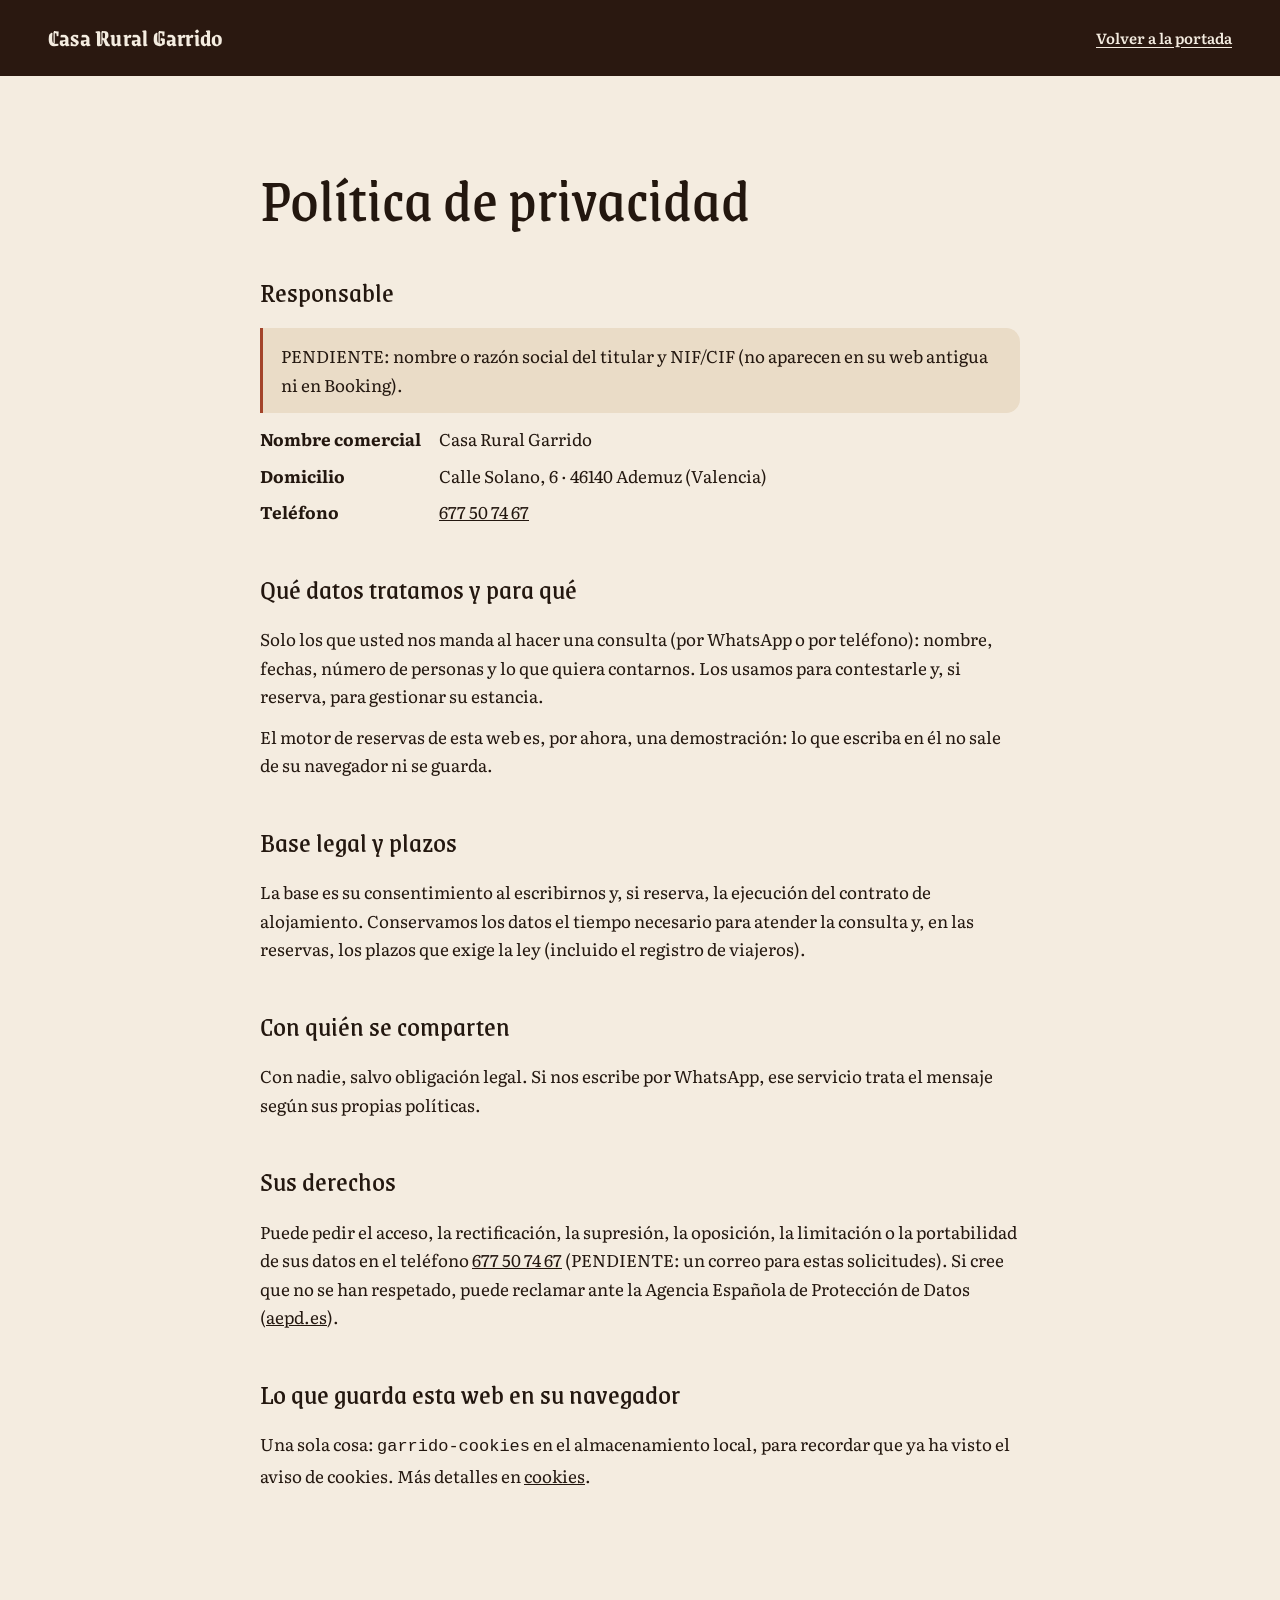
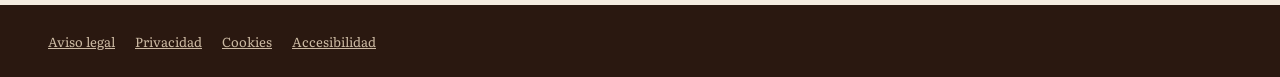
<file: privacidad.src.html>
<!DOCTYPE html>
<html lang="es">
<head>
<meta charset="utf-8">
<meta name="viewport" content="width=device-width, initial-scale=1">
<meta name="robots" content="noindex,nofollow">
<title>Política de privacidad · Casa Rural Garrido</title>
<link rel="preconnect" href="https://fonts.googleapis.com">
<link rel="preconnect" href="https://fonts.gstatic.com" crossorigin>
<link rel="stylesheet" href="https://fonts.googleapis.com/css2?family=Grenze:wght@700&family=Grenze+Gotisch:wght@700&family=Literata:ital,opsz,wght@0,7..72,400;0,7..72,600;1,7..72,400&display=swap">
<link rel="stylesheet" href="css/estilos.css?v=47ac380d">
<link rel="stylesheet" href="css/legal.css?v=93dccaea">
<link rel="icon" href="marca/favicon.svg" type="image/svg+xml">
</head>
<body>
<header class="legal-cab">
  <div class="env">
    <a href="index.html" aria-label="Casa Rural Garrido, a la portada"><!--svg:marca/seis.svg aria-hidden="true" focusable="false"--><span class="cab__nombre">Casa Rural Garrido</span></a>
    <a class="volver" href="index.html">Volver a la portada</a>
  </div>
</header>
<main class="legal">
  <div class="env">
    <h1>Política de privacidad</h1>

<h2>Responsable</h2>
<p class="aviso">PENDIENTE: nombre o razón social del titular y NIF/CIF (no aparecen en su web antigua ni en Booking).</p>
<dl>
  <dt>Nombre comercial</dt><dd>Casa Rural Garrido</dd>
  <dt>Domicilio</dt><dd>Calle Solano, 6 · 46140 Ademuz (Valencia)</dd>
  <dt>Teléfono</dt><dd><a href="tel:+34677507467">677 50 74 67</a></dd>
</dl>
<h2>Qué datos tratamos y para qué</h2>
<p>Solo los que usted nos manda al hacer una consulta (por WhatsApp o por teléfono): nombre, fechas, número de personas y lo que quiera contarnos. Los usamos para contestarle y, si reserva, para gestionar su estancia.</p>
<p>El motor de reservas de esta web es, por ahora, una demostración: lo que escriba en él no sale de su navegador ni se guarda.</p>
<h2>Base legal y plazos</h2>
<p>La base es su consentimiento al escribirnos y, si reserva, la ejecución del contrato de alojamiento. Conservamos los datos el tiempo necesario para atender la consulta y, en las reservas, los plazos que exige la ley (incluido el registro de viajeros).</p>
<h2>Con quién se comparten</h2>
<p>Con nadie, salvo obligación legal. Si nos escribe por WhatsApp, ese servicio trata el mensaje según sus propias políticas.</p>
<h2>Sus derechos</h2>
<p>Puede pedir el acceso, la rectificación, la supresión, la oposición, la limitación o la portabilidad de sus datos en el teléfono <a href="tel:+34677507467">677 50 74 67</a> (PENDIENTE: un correo para estas solicitudes). Si cree que no se han respetado, puede reclamar ante la Agencia Española de Protección de Datos (<a href="https://www.aepd.es">aepd.es</a>).</p>
<h2>Lo que guarda esta web en su navegador</h2>
<p>Una sola cosa: <code>garrido-cookies</code> en el almacenamiento local, para recordar que ya ha visto el aviso de cookies. Más detalles en <a href="cookies.html">cookies</a>.</p>
  </div>
</main>
<footer class="legal-pie">
  <div class="env">
    <a href="aviso-legal.html">Aviso legal</a>
    <a href="privacidad.html">Privacidad</a>
    <a href="cookies.html">Cookies</a>
    <a href="accesibilidad.html">Accesibilidad</a>
  </div>
</footer>
</body>
</html>
</file>
<file: css/estilos.css>
/* ------------------------------------------------------------------
   Casa Rural Garrido · Ademuz · «Solano, 6»
   El rótulo tallado de la puerta es el sistema: madera de nogal, letra
   de oro tallada, el «6» del medallón, arcos de medio punto como el del
   portón y una puerta de madera para cada habitación.
   ------------------------------------------------------------------ */

:root {
  --nogal: #2a1810;           /* la tabla del rótulo */
  --nogal-2: #3a2416;
  --nogal-3: #4b3020;
  --noche: #140d08;           /* la sala a la lumbre */
  --oro: #dc9a39;             /* el oro de las letras del rótulo (medido en la foto): solo sobre oscuro */
  --oro-claro: #e8c88e;
  --cal: #f4ece0;             /* fondos claros: la cal de las paredes */
  --cal-2: #eadcc7;
  --cal-3: #cbb9a2;           /* texto secundario sobre oscuro (≥ 8:1 sobre nogal) */
  --cal-4: #a8937b;           /* texto terciario sobre oscuro (≥ 5:1 sobre nogal) */
  --tinta: #23170f;
  --tinta-2: #5b4636;         /* texto secundario sobre cal (≥ 7:1) */
  --teja: #a3442a;            /* acentos sobre claro (≥ 5,5:1 sobre cal) */
  --ocre: #e3b25d;            /* las paredes de dentro */
  --cielo: #e4e6e2;           /* el balcón: cielo de Ademuz */
  --valle: #55602e;
  --linea: rgba(35, 23, 15, .16);
  --linea-clara: rgba(244, 236, 224, .18);

  --letra-tit: 'Grenze', 'Grenze Respaldo', Georgia, serif;
  --letra-rotulo: 'Grenze Gotisch', 'Grenze Respaldo', Georgia, serif;   /* solo el nombre y las placas, como el rótulo */
  --letra: 'Literata', 'Literata Respaldo', Georgia, 'Times New Roman', serif;
  --ease: cubic-bezier(.22, .8, .2, 1);
  --cab: 72px;
  --barra: 64px;
  --gutter: clamp(16px, 4vw, 48px);
  --ancho: 1280px;
  --foco: var(--teja);
  /* el arco de medio punto del portón: fotos, puertas y foco */
  --arco: 999px 999px 6px 6px;
}

/* respaldos con métricas parecidas: el texto no salta al llegar las letras */
@font-face { font-family: 'Grenze Respaldo'; src: local('Georgia'); size-adjust: 84%; ascent-override: 100%; descent-override: 26%; line-gap-override: 0%; }
@font-face { font-family: 'Literata Respaldo'; src: local('Georgia'); size-adjust: 97%; ascent-override: 92%; descent-override: 25%; line-gap-override: 0%; }

*, *::before, *::after { box-sizing: border-box; }
html { -webkit-text-size-adjust: 100%; text-size-adjust: 100%; }
html.lenis, html.lenis body { height: auto; }
.lenis.lenis-smooth { scroll-behavior: auto !important; }
.lenis.lenis-stopped { overflow: hidden; }
body {
  margin: 0;
  background: var(--cal);
  color: var(--tinta);
  font: 400 1.0625rem/1.68 var(--letra);
  -webkit-font-smoothing: antialiased;
  text-rendering: optimizeLegibility;
}
img, svg, canvas { display: block; max-width: 100%; }
picture { display: contents; }
a { color: inherit; }
button { font: inherit; color: inherit; background: none; border: 0; padding: 0; cursor: pointer; }
h1, h2, h3, p, ul, ol, dl, dd, figure, blockquote { margin: 0; }
ul, ol { padding: 0; list-style: none; }
address { font-style: normal; }
[hidden] { display: none !important; }

.visualmente-oculto {
  position: absolute !important; width: 1px; height: 1px; padding: 0; margin: -1px;
  overflow: hidden; clip: rect(0 0 0 0); clip-path: inset(50%); white-space: nowrap; border: 0;
}
.saltar {
  position: fixed; left: 12px; top: -80px; z-index: 300;
  background: var(--tinta); color: var(--cal); padding: 12px 18px; border-radius: 12px;
  text-decoration: none; font-weight: 600;
}
.saltar:focus { top: 12px; }

/* foco del teclado: un arco de medio punto, como el del portón */
:focus-visible { outline: 2px solid var(--foco); outline-offset: 4px; border-radius: 20px 20px 4px 4px; }
.btn:focus-visible, input:focus-visible, select:focus-visible, textarea:focus-visible { border-radius: 26px 26px 6px 6px; }
.oscura, .hero, .cortina, .menu-movil, .barra, .mando, .cookies, .pie, .cab.es-oscura { --foco: var(--oro); }

.env { width: min(100% - 2 * var(--gutter), var(--ancho)); margin-inline: auto; }

/* ============ tipografía ============ */
.tit, .hero__tit {
  font-family: var(--letra-tit);
  font-weight: 700;
  letter-spacing: .005em;
  line-height: .98;
  text-wrap: balance;
}
.tit { font-size: clamp(2.5rem, 5.6vw, 4.6rem); }
.tit em, .hero__tit em { font-style: normal; color: var(--teja); }
.oscura .tit em, .hero__tit em { color: var(--oro); }
.eti {
  font: 600 .74rem/1.3 var(--letra);
  letter-spacing: .18em;
  text-transform: uppercase;
  color: var(--teja);
  margin-bottom: 18px;
}
.oscura .eti, .hero .eti { color: var(--oro); }
.entrada { font-size: clamp(1.1rem, 1.5vw, 1.28rem); line-height: 1.6; max-width: 36em; }
.oscura { background: var(--nogal); color: var(--cal); }
.oscura .suave { color: var(--cal-3); }
.suave { color: var(--tinta-2); }

/* titulares partidos en palabras (solo con movimiento): la palabra sube y un brillo de oro la recorre */
.pal { display: inline-block; overflow: hidden; vertical-align: top; padding-bottom: .12em; margin-bottom: -.12em; white-space: nowrap; }
.pal > i { display: inline-block; font-style: inherit; }
html.con-movimiento [data-partir].es-partido .pal > i { transform: translateY(108%); transition: transform 1s var(--ease); transition-delay: calc(var(--n) * 60ms); }
html.con-movimiento [data-partir].es-partido.es-visto .pal > i { transform: none; }
html.con-movimiento [data-partir].es-partido .pal > i {
  background: linear-gradient(100deg, currentColor 0 40%, var(--oro-claro) 50%, currentColor 60% 100%) 100% 0 / 260% 100% no-repeat;
  -webkit-background-clip: text; background-clip: text;
}
html.con-movimiento [data-partir].es-partido.es-visto .pal > i { -webkit-text-fill-color: transparent; animation: talla 1.6s var(--ease) both; animation-delay: calc(var(--n) * 60ms + .35s); }
@keyframes talla { from { background-position: 100% 0; } to { background-position: 0% 0; } }

/* entradas al hacer scroll: la transición va SOLO hacia el visible */
html.con-movimiento [data-revela]:not(.es-visto) { opacity: 0; transform: translateY(28px); }
[data-revela].es-visto { transition: opacity .9s var(--ease), transform 1.1s var(--ease); transition-delay: calc(var(--d, 0) * 90ms); }

.enlace { text-decoration: underline; text-underline-offset: .2em; text-decoration-thickness: 1px; }
.enlace:hover { text-decoration-thickness: 2px; }

/* ============ botones ============ */
.btn {
  display: inline-flex; align-items: center; justify-content: center; gap: 10px;
  min-height: 50px; padding: 0 26px;
  border-radius: 26px 26px 6px 6px;
  background: var(--tinta); color: var(--cal);
  font: 600 .98rem/1 var(--letra);
  text-decoration: none; border: 1.5px solid var(--tinta);
  transition: background .3s var(--ease), color .3s var(--ease), border-color .3s var(--ease), transform .3s var(--ease);
}
.btn:hover { background: var(--teja); border-color: var(--teja); }
.btn--oro { background: var(--oro); border-color: var(--oro); color: var(--nogal); }
.btn--oro:hover { background: var(--oro-claro); border-color: var(--oro-claro); color: var(--nogal); }
.btn--hueco { background: transparent; color: inherit; border-color: currentColor; }
.btn--hueco:hover { background: var(--tinta); color: var(--cal); border-color: var(--tinta); }
.oscura .btn--hueco:hover, .hero .btn--hueco:hover { background: var(--cal); color: var(--nogal); border-color: var(--cal); }
.btn:active { transform: translateY(1px); }
.btn svg { width: 18px; height: 18px; flex: none; }

/* ============ vetas: tablas de nogal como separador ============ */
.veta { height: 26px; background: var(--nogal); position: relative; overflow: hidden; }
.veta svg { position: absolute; inset: 0; width: 100%; height: 100%; color: var(--nogal-3); }
html.densidad-sobria .veta { height: 1px; background: var(--linea); }
html.densidad-sobria .veta svg { display: none; }

/* fotos con arco de medio punto (en la sobria, rectas) */
.arco { border-radius: var(--arco); overflow: hidden; }
.arco img { width: 100%; height: 100%; object-fit: cover; }
html.densidad-sobria .arco { border-radius: 6px; }

/* ============ cabecera ============ */
.cab {
  position: fixed; inset: 0 0 auto 0; z-index: 100;
  height: calc(var(--cab) + env(safe-area-inset-top, 0px)); padding-top: env(safe-area-inset-top, 0px);
  color: var(--cal);
  transition: background .4s var(--ease), color .4s var(--ease), box-shadow .4s var(--ease), transform .5s var(--ease);
}
.cab .env { height: var(--cab); display: flex; align-items: center; gap: 28px; }
.cab.sc { background: rgba(244, 236, 224, .92); color: var(--tinta); box-shadow: 0 1px 0 var(--linea); -webkit-backdrop-filter: blur(10px); backdrop-filter: blur(10px); }
.cab.sc.es-oscura { background: rgba(42, 24, 16, .9); color: var(--cal); box-shadow: 0 1px 0 var(--linea-clara); }
html:not(.cortina-fuera) .cab { transform: translateY(-110%); }
.cab__marca { display: flex; align-items: center; gap: 12px; text-decoration: none; margin-right: auto; }
.cab__nombre { font: 700 1.5rem/1 var(--letra-rotulo); letter-spacing: .01em; white-space: nowrap; }
/* el «6» del medallón es el indicador de lectura: se dora al bajar */
.cab__seis { position: relative; width: 40px; height: 40px; flex: none; }
.cab__seis svg { position: absolute; inset: 0; width: 100%; height: 100%; }
.cab__seis .seis-lleno { clip-path: inset(calc((1 - var(--p, 0)) * 100%) 0 0 0); }
.medallon-borde { fill: #b47932; }
.medallon-fondo { fill: var(--nogal-2); }
.seis { fill: var(--oro); }
.cab__seis .seis-base .seis { fill: var(--nogal-3); }
.cab__seis .seis-base .medallon-fondo { fill: var(--nogal-2); }
.cab__seis .seis-lleno .medallon-borde, .cab__seis .seis-lleno .medallon-fondo { fill: transparent; }
.cab__nav { display: flex; gap: 26px; font-size: .95rem; }
.cab__nav a { text-decoration: none; position: relative; padding-block: 6px; }
.cab__nav a::after { content: ''; position: absolute; left: 0; right: 0; bottom: 0; height: 1.5px; background: currentColor; transform: scaleX(0); transform-origin: left; transition: transform .35s var(--ease); }
.cab__nav a:hover::after { transform: scaleX(1); }
.cab .btn { min-height: 44px; padding: 0 20px; font-size: .92rem; }
.cab:not(.sc) .btn, .cab.es-oscura .btn { background: var(--oro); border-color: var(--oro); color: var(--nogal); }
.cab__menu { display: none; width: 46px; height: 46px; border-radius: 23px 23px 6px 6px; align-items: center; justify-content: center; }
.cab__menu span { position: relative; width: 22px; height: 1.5px; background: currentColor; transition: background .2s; }
.cab__menu span::before, .cab__menu span::after { content: ''; position: absolute; left: 0; width: 22px; height: 1.5px; background: currentColor; transition: transform .35s var(--ease); }
.cab__menu span::before { top: -7px; } .cab__menu span::after { top: 7px; }
body.menu .cab__menu span { background: transparent; }
body.menu .cab__menu span::before { transform: translateY(7px) rotate(45deg); }
body.menu .cab__menu span::after { transform: translateY(-7px) rotate(-45deg); }
@media (max-width: 999px) {
  .cab__nav, .cab .btn { display: none; }
  .cab__menu { display: inline-flex; }
}
.menu-movil {
  position: fixed; left: 0; right: 0; top: 0; height: 100dvh; z-index: 99;
  background: var(--nogal); color: var(--cal);
  padding: calc(var(--cab) + 30px + env(safe-area-inset-top, 0px)) var(--gutter) 40px;
  display: flex; flex-direction: column; gap: 6px;
  opacity: 0; visibility: hidden; transition: opacity .35s var(--ease), visibility 0s .35s;
}
body.menu .menu-movil { opacity: 1; visibility: visible; transition: opacity .35s var(--ease); }
body.menu .cab { background: transparent; color: var(--cal); box-shadow: none; -webkit-backdrop-filter: none; backdrop-filter: none; }
.menu-movil a { font: 700 2.4rem/1.15 var(--letra-tit); text-decoration: none; }
.menu-movil .btn { margin-top: 22px; align-self: flex-start; font-family: var(--letra); }

/* ============ hero: la casa del número 6 ============ */
.hero {
  position: relative; overflow: hidden;
  background:
    radial-gradient(110% 80% at 72% 40%, transparent 30%, rgba(0, 0, 0, .5) 100%),
    var(--nogal);
  color: var(--cal);
  padding: calc(var(--cab) + clamp(28px, 6vh, 72px)) 0 clamp(48px, 8vh, 90px);
  min-height: min(100svh, 980px);
  display: grid; align-items: center;
}
.hero__veta { position: absolute; inset: 0; width: 100%; height: 100%; color: #3d2618; opacity: .9; pointer-events: none; }
.hero .env { position: relative; display: grid; grid-template-columns: minmax(0, 1.05fr) minmax(0, .95fr); gap: clamp(32px, 6vw, 96px); align-items: center; }
.hero__txt { display: grid; gap: 22px; justify-items: start; }
.hero__rotulo { width: clamp(150px, 15vw, 210px); height: auto; filter: drop-shadow(0 8px 14px rgba(0, 0, 0, .45)); }
.hero .eti { margin: 0; }
.hero__tit { font-size: clamp(3.3rem, 7.4vw, 6.6rem); }
.hero__lead { color: var(--cal-3); max-width: 30em; font-size: clamp(1.06rem, 1.3vw, 1.2rem); }
.hero__notas { display: flex; align-items: baseline; gap: 12px; color: var(--cal-3); font-size: .95rem; }
.hero__notas b { font: 700 2.2rem/1 var(--letra-tit); color: var(--oro); }
.hero__acc { display: flex; flex-wrap: wrap; gap: 12px; }

/* el umbral: arrastrar para cruzar de la calle Solano al salón */
.umbral {
  position: relative; width: min(100%, 500px); justify-self: end;
  aspect-ratio: 4 / 5; border-radius: var(--arco); overflow: hidden;
  box-shadow: 0 0 0 6px var(--oro), 0 0 0 13px var(--nogal-2), 0 30px 60px -20px rgba(0, 0, 0, .7);
  touch-action: pan-y; user-select: none; -webkit-user-select: none; cursor: ew-resize;
  --u: .42;
}
html.densidad-sobria .umbral { border-radius: 8px; box-shadow: 0 30px 60px -20px rgba(0, 0, 0, .7); }
.umbral img { position: absolute; inset: 0; width: 100%; height: 100%; object-fit: cover; pointer-events: none; }
.umbral__fuera, .umbral__dentro { position: absolute; inset: 0; }
.umbral__dentro { clip-path: inset(0 0 0 calc(var(--u) * 100%)); }
.umbral__dentro img { object-position: 38% 50%; }
.umbral__fuera img { object-position: 30% 50%; }
.umbral__raya { position: absolute; top: 0; bottom: 0; left: calc(var(--u) * 100%); width: 2px; margin-left: -1px; background: var(--oro); box-shadow: 0 0 18px rgba(212, 163, 90, .7); pointer-events: none; }
.umbral__asa {
  position: absolute; top: 58%; left: calc(var(--u) * 100%);
  width: 64px; height: 64px; margin: -32px 0 0 -32px; border-radius: 50%;
  background: var(--nogal); border: 3px solid var(--oro); color: var(--oro);
  display: grid; place-items: center; box-shadow: 0 8px 24px rgba(0, 0, 0, .5);
  font: 700 1.6rem/1 var(--letra-tit); cursor: ew-resize;
}
.umbral__asa:focus-visible { outline-offset: 5px; border-radius: 50%; }
.umbral__eti { position: absolute; bottom: 18px; padding: 7px 12px; border-radius: 14px 14px 4px 4px; background: rgba(20, 13, 8, .72); color: var(--cal); font-size: .8rem; letter-spacing: .06em; pointer-events: none; transition: opacity .3s; }
.umbral__eti--fuera { left: 16px; }
.umbral__eti--dentro { right: 16px; }
.umbral[data-lado="dentro"] .umbral__eti--fuera, .umbral[data-lado="fuera"] .umbral__eti--dentro { opacity: .35; }
.hero__pista { margin-top: 18px; text-align: center; color: var(--cal-4); font-size: .85rem; justify-self: end; width: min(100%, 500px); }

@media (max-width: 899px) {
  .hero { min-height: 0; padding-top: calc(var(--cab) + 26px); }
  .hero .env { grid-template-columns: 1fr; gap: 40px; }
  .hero__fig { order: 2; }
  .umbral, .hero__pista { justify-self: center; width: min(100%, 440px); }
  .hero__rotulo { width: 150px; }
}

/* ============ la casa ============ */
.casa { padding: clamp(80px, 11vw, 150px) 0; }
.casa__cab { display: grid; grid-template-columns: minmax(0, 1fr) minmax(0, 1fr); gap: clamp(28px, 6vw, 90px); align-items: end; margin-bottom: clamp(44px, 6vw, 76px); }
.casa__cab .entrada + .entrada { margin-top: 14px; }
.casa__fotos { display: grid; grid-template-columns: 1.15fr .85fr .9fr; grid-template-rows: auto auto; gap: clamp(12px, 1.6vw, 20px); }
.casa__fotos figure { min-width: 0; display: grid; gap: 10px; align-content: start; }
.casa__fotos figcaption { font-size: .85rem; color: var(--tinta-2); }
.casa__f1 { grid-row: span 2; }
.casa__f1 .arco { aspect-ratio: 3 / 4; }
.casa__f2 .arco, .casa__f3 .arco { aspect-ratio: 4 / 5; }
.casa__f4 { grid-column: 2 / 4; }
.casa__f4 .arco { aspect-ratio: 16 / 7; border-radius: 6px; }
.casa__lista { margin-top: clamp(44px, 6vw, 70px); display: grid; grid-template-columns: repeat(auto-fit, minmax(200px, 1fr)); gap: 0 32px; }
.casa__lista li { border-top: 1px solid var(--linea); padding: 14px 0; display: grid; gap: 2px; }
.casa__lista b { font-weight: 600; }
.casa__lista span { color: var(--tinta-2); font-size: .94rem; }
@media (max-width: 899px) {
  .casa__cab { grid-template-columns: 1fr; }
  .casa__fotos { grid-template-columns: 1fr 1fr; }
  .casa__f1 { grid-row: auto; grid-column: 1 / -1; }
  .casa__f1 .arco { aspect-ratio: 4 / 3; }
  .casa__f4 { grid-column: 1 / -1; }
  .casa__f4 .arco { aspect-ratio: 16 / 9; }
}

/* cómo empezó: una línea de tiempo tallada en una tabla */
.historia { margin-top: clamp(80px, 10vw, 130px); }
.historia__cab { display: flex; flex-wrap: wrap; justify-content: space-between; align-items: end; gap: 18px 40px; margin-bottom: 34px; }
.historia__cab .tit { font-size: clamp(2.1rem, 4vw, 3.3rem); }
.historia__cab p { max-width: 34em; color: var(--tinta-2); }
.historia__linea { display: grid; grid-template-columns: repeat(5, minmax(0, 1fr)); border-top: 2px solid var(--tinta); }
.historia__linea li { padding: 18px 18px 0 0; display: grid; gap: 8px; align-content: start; position: relative; }
.historia__linea li::before { content: ''; position: absolute; left: 0; top: -8px; width: 14px; height: 14px; border-radius: 50%; background: var(--cal); border: 2px solid var(--tinta); }
.historia__linea b { font: 700 1.7rem/1 var(--letra-tit); color: var(--teja); }
.historia__linea span { font-size: .95rem; color: var(--tinta-2); }
@media (max-width: 899px) {
  .historia__linea { grid-template-columns: 1fr; border-top: 0; border-left: 2px solid var(--tinta); }
  .historia__linea li { padding: 0 0 26px 26px; }
  .historia__linea li::before { left: -8px; top: 4px; }
}

/* ============ habitaciones: seis puertas ============ */
.habs { padding: clamp(80px, 11vw, 150px) 0; position: relative; overflow: hidden; }
.habs__cab { display: grid; grid-template-columns: minmax(0, 1fr) minmax(0, 1fr); gap: clamp(28px, 6vw, 90px); align-items: end; margin-bottom: clamp(40px, 5vw, 64px); }
.habs__cab p { color: var(--cal-3); }
.puertas { display: grid; grid-template-columns: repeat(6, minmax(0, 1fr)); gap: clamp(10px, 1.5vw, 22px); perspective: 1100px; }
.puerta {
  position: relative; aspect-ratio: 3 / 5; border-radius: var(--arco); overflow: hidden;
  background: #120b06; color: var(--cal); text-align: left;
  box-shadow: 0 0 0 4px var(--nogal-3), 0 18px 30px -16px rgba(0, 0, 0, .8);
}
html.densidad-sobria .puerta { border-radius: 6px; }
.puerta img { position: absolute; inset: 0; width: 100%; height: 100%; object-fit: cover; }
.puerta__hoja {
  position: absolute; inset: 0; transform-origin: left center; border-radius: inherit;
  transition: transform .9s cubic-bezier(.7, 0, .2, 1), box-shadow .9s;
  background:
    radial-gradient(circle at 50% 50%, #c9a265 0 2.2px, #5a3a1f 2.6px 3.6px, transparent 4px) 0 0 / 33.3% 14% repeat,
    repeating-linear-gradient(90deg, #5a3922 0 24%, #3e2615 24% 25%),
    #5a3922;
  box-shadow: inset 0 0 0 5px #2f1c0f, inset 0 0 40px rgba(0, 0, 0, .45);
  display: grid; place-items: center;
}
html.densidad-sobria .puerta__hoja { background: repeating-linear-gradient(90deg, #5a3922 0 24%, #3e2615 24% 25%), #5a3922; }
.puerta__hoja::after { content: ''; position: absolute; right: 14%; top: 55%; width: 9%; aspect-ratio: 1; border-radius: 50%; background: var(--oro); box-shadow: 0 0 0 2px #2f1c0f; }
.puerta__placa {
  background: linear-gradient(180deg, #e3b971, #b98638); color: var(--nogal);
  font: 700 clamp(.95rem, 1.45vw, 1.35rem)/1 var(--letra-rotulo); letter-spacing: .01em;
  padding: 9px 10px 8px; border-radius: 4px; white-space: nowrap;
  box-shadow: inset 0 0 0 2px #8f6326, 0 3px 6px rgba(0, 0, 0, .4);
}
.puerta__dato { position: absolute; inset: auto 0 0 0; padding: 40px 12px 12px; background: linear-gradient(transparent, rgba(0, 0, 0, .82)); font-size: .82rem; line-height: 1.35; opacity: 0; transition: opacity .4s .3s; }
.puerta:hover .puerta__hoja { transform: rotateY(-22deg); }
.puerta[aria-pressed="true"] .puerta__hoja { transform: rotateY(-80deg); box-shadow: inset 0 0 0 5px #2f1c0f, 30px 0 40px rgba(0, 0, 0, .6); }
.puerta[aria-pressed="true"] .puerta__dato { opacity: 1; }
.puerta[aria-pressed="true"] { box-shadow: 0 0 0 4px var(--oro), 0 18px 30px -16px rgba(0, 0, 0, .8); }
@media (max-width: 899px) { .puertas { grid-template-columns: repeat(3, minmax(0, 1fr)); } }
@media (max-width: 899px) { .habs__cab { grid-template-columns: 1fr; } }

.ficha-hab { margin-top: clamp(32px, 4vw, 52px); display: grid; grid-template-columns: minmax(0, 1.25fr) minmax(0, 1fr); gap: clamp(24px, 4vw, 60px); align-items: start; }
.ficha-hab__fotos { display: grid; grid-template-columns: 1.6fr 1fr; gap: 12px; }
.ficha-hab__fotos > * { min-width: 0; }
.ficha-hab__fotos .f1 { aspect-ratio: 4 / 3; }
.ficha-hab__fotos .f2 { aspect-ratio: 3 / 4; }
.ficha-hab__fotos img { width: 100%; height: 100%; object-fit: cover; border-radius: 6px; }
.ficha-hab__fotos .f1 img { border-radius: var(--arco); }
html.densidad-sobria .ficha-hab__fotos .f1 img { border-radius: 6px; }
.ficha-hab__txt { display: grid; gap: 16px; }
.ficha-hab__txt h3 { font: 700 clamp(2.4rem, 4vw, 3.4rem)/1 var(--letra-tit); color: var(--oro); }
.ficha-hab__txt dl { display: grid; grid-template-columns: max-content 1fr; gap: 10px 20px; border-top: 1px solid var(--linea-clara); padding-top: 16px; }
.ficha-hab__txt dt { color: var(--cal-4); font-size: .85rem; letter-spacing: .1em; text-transform: uppercase; padding-top: 3px; }
.ficha-hab__txt dd { color: var(--cal); }
.ficha-hab__nota { color: var(--cal-4); font-size: .85rem; }
html.js .ficha-hab:not(.es-activa) { display: none; }
.ficha-hab.es-cambio { animation: fichaEntra .6s var(--ease); }
@keyframes fichaEntra { from { opacity: 0; transform: translateY(12px); } }
@media (max-width: 899px) { .ficha-hab { grid-template-columns: 1fr; } }

/* solo en la sobria: la tabla de las seis y más fotos */
.de-un-vistazo, .galeria { display: none; }
html.densidad-sobria .de-un-vistazo, html.densidad-sobria .galeria { display: block; }
.de-un-vistazo { margin-top: 56px; overflow-x: auto; }
.de-un-vistazo table { width: 100%; min-width: 620px; border-collapse: collapse; font-size: .95rem; }
.de-un-vistazo th, .de-un-vistazo td { text-align: left; padding: 12px 12px 12px 0; border-bottom: 1px solid var(--linea-clara); vertical-align: top; }
.de-un-vistazo th { color: var(--cal-4); font-weight: 600; font-size: .78rem; letter-spacing: .12em; text-transform: uppercase; }
.de-un-vistazo td:first-child { font: 700 1.3rem/1.1 var(--letra-tit); color: var(--oro); }
.galeria { margin-top: 56px; }
.galeria__rejilla { display: grid; grid-template-columns: repeat(3, minmax(0, 1fr)); gap: 12px; margin-top: 18px; }
.galeria__rejilla img { width: 100%; aspect-ratio: 4 / 3; object-fit: cover; border-radius: 6px; }
@media (max-width: 699px) { .galeria__rejilla { grid-template-columns: 1fr 1fr; } }

/* ============ el balcón ============ */
.balcon { background: var(--cielo); padding: clamp(80px, 11vw, 150px) 0; }
.balcon__cab { display: grid; grid-template-columns: minmax(0, 1fr) minmax(0, 1fr); gap: clamp(28px, 6vw, 90px); align-items: end; margin-bottom: clamp(36px, 5vw, 60px); }
.balcon__marco { position: relative; max-width: 1200px; margin-inline: auto; aspect-ratio: 4 / 3; overflow: hidden; border-radius: 6px; box-shadow: 0 0 0 10px #5a3a22, 0 0 0 12px #2d1c10; perspective: 1400px; }
@media (min-width: 900px) { .balcon__marco { aspect-ratio: 16 / 10; } }
.balcon__marco > img { position: absolute; inset: 0; width: 100%; height: 100%; object-fit: cover; object-position: 50% 62%; }
.contra {
  position: absolute; top: 0; bottom: 0; width: 50%; z-index: 1;
  background:
    repeating-linear-gradient(180deg, transparent 0 9%, rgba(0, 0, 0, .28) 9% 9.6%, rgba(255, 255, 255, .05) 9.6% 10.2%),
    repeating-linear-gradient(90deg, rgba(255, 255, 255, .035) 0 3px, transparent 3px 11px),
    #5a3a22;
  box-shadow: inset 0 0 0 14px #4a2f1b, inset 0 0 0 16px #2d1c10;
  transform: rotateY(calc(var(--a, 0) * 1deg));
}
.contra--i { left: 0; transform-origin: left center; }
.contra--d { right: 0; transform-origin: right center; transform: rotateY(calc(var(--a, 0) * -1deg)); }
.contra::after { content: ''; position: absolute; top: 50%; width: 10px; height: 46px; margin-top: -23px; border-radius: 4px; background: #1d120a; }
.contra--i::after { right: 22px; } .contra--d::after { left: 22px; }
html:not(.con-movimiento) .contra { display: none; }
.sol {
  position: absolute; right: 18px; top: 18px; z-index: 2;
  background: rgba(244, 236, 224, .9); -webkit-backdrop-filter: blur(6px); backdrop-filter: blur(6px);
  border-radius: 18px 18px 6px 6px; padding: 14px 18px; display: grid; gap: 4px; font-size: .88rem; color: var(--tinta-2);
}
.sol b { font: 700 2.1rem/1 var(--letra-tit); color: var(--teja); font-variant-numeric: tabular-nums; }
.balcon__pie { display: grid; grid-template-columns: repeat(3, minmax(0, 1fr)); gap: clamp(16px, 2.4vw, 32px); margin-top: clamp(32px, 4vw, 56px); align-items: start; }
.balcon__pie figure { display: grid; gap: 10px; min-width: 0; }
.balcon__pie .arco { aspect-ratio: 3 / 4; }
.balcon__pie figcaption, .balcon__pie p { font-size: .95rem; color: var(--tinta-2); }
.balcon__pie .dato { display: grid; gap: 14px; align-content: center; height: 100%; }
.balcon__pie .dato b { font: 700 clamp(2rem, 3vw, 2.6rem)/1 var(--letra-tit); color: var(--tinta); }
@media (max-width: 899px) {
  .balcon__cab { grid-template-columns: 1fr; }
  .balcon__pie { grid-template-columns: 1fr 1fr; }
  .balcon__pie .dato { grid-column: 1 / -1; order: -1; }
  .sol { right: 10px; top: 10px; padding: 10px 14px; }
  .sol b { font-size: 1.6rem; }
}

/* ============ el Rincón en minutos ============ */
.rincon { padding: clamp(80px, 11vw, 150px) 0; }
.rincon__cuerpo { display: grid; grid-template-columns: minmax(0, .9fr) minmax(0, 1.1fr); gap: clamp(28px, 5vw, 80px); align-items: center; }
.rincon__lista { display: grid; margin-top: 28px; }
.rincon__lista li { border-top: 1px solid var(--linea); }
.rincon__lista li:last-child { border-bottom: 1px solid var(--linea); }
.rincon__lista button { width: 100%; display: grid; grid-template-columns: minmax(0, 1fr) auto; gap: 2px 18px; padding: 13px 4px; text-align: left; transition: background .25s; border-radius: 0; }
.rincon__lista button:hover, .rincon__lista button[aria-pressed="true"] { background: var(--cal-2); }
.rincon__lista b { font-weight: 600; }
.rincon__lista .min { font-variant-numeric: tabular-nums; color: var(--teja); font-weight: 600; white-space: nowrap; }
.rincon__lista .que { grid-column: 1 / -1; color: var(--tinta-2); font-size: .92rem; }
.rincon__plano { width: 100%; height: auto; overflow: visible; }
.rincon__plano .anillo { fill: none; stroke: var(--tinta); stroke-opacity: .2; stroke-dasharray: 3 6; }
.rincon__plano .anillo-eti { font: 500 12px var(--letra); fill: var(--tinta-2); }
.rincon__plano .rumbo { stroke: var(--teja); stroke-opacity: .35; transition: stroke-opacity .3s; }
.rincon__plano .punto { fill: var(--teja); transition: r .3s; }
.rincon__plano .nombre { font: 600 15px var(--letra); fill: var(--tinta); paint-order: stroke; stroke: var(--cal); stroke-width: 5px; stroke-linejoin: round; }
.rincon__plano .es-activo .rumbo { stroke-opacity: 1; stroke-width: 2; }
.rincon__plano .es-activo .punto { r: 8; }
.rincon__plano .casa-punto { fill: var(--nogal); }
.rincon__plano .casa-eti { font: 700 18px var(--letra-tit); fill: var(--nogal); paint-order: stroke; stroke: var(--cal); stroke-width: 6px; }
.rincon__nota { margin-top: 18px; font-size: .82rem; color: var(--tinta-2); }
.rincon__fotos { display: grid; grid-template-columns: 1.3fr 1fr .75fr; gap: clamp(12px, 1.6vw, 20px); margin-top: clamp(48px, 6vw, 80px); }
.rincon__fotos figure { display: grid; gap: 10px; min-width: 0; align-content: start; }
.rincon__fotos .arco { aspect-ratio: 4 / 3.4; }
.rincon__fotos figure:nth-child(3) .arco { aspect-ratio: 3 / 4; }
.rincon__fotos figcaption { font-size: .85rem; color: var(--tinta-2); }
@media (max-width: 899px) {
  .rincon__cuerpo { grid-template-columns: 1fr; }
  .rincon__plano { order: -1; max-width: 520px; margin-inline: auto; }
  .rincon__fotos { grid-template-columns: 1fr 1fr; }
  .rincon__fotos figure:first-child { grid-column: 1 / -1; }
}

/* ============ a la lumbre ============ */
.mesa { background: var(--noche); color: var(--cal); padding: clamp(80px, 11vw, 150px) 0; }
.mesa__brasa { position: relative; aspect-ratio: 16 / 9; max-width: 1229px; margin-inline: auto; overflow: hidden; border-radius: 6px; background: #000; --x: 46%; --y: 56%; }
.mesa__brasa img { position: absolute; inset: 0; width: 100%; height: 100%; object-fit: cover;
  -webkit-mask-image: radial-gradient(circle min(40vw, 460px) at var(--x) var(--y), #000 0%, rgba(0, 0, 0, .6) 42%, rgba(0, 0, 0, .1) 100%);
          mask-image: radial-gradient(circle min(40vw, 460px) at var(--x) var(--y), #000 0%, rgba(0, 0, 0, .6) 42%, rgba(0, 0, 0, .1) 100%); }
.mesa__brasa::after { content: ''; position: absolute; inset: 0; background: linear-gradient(90deg, rgba(20, 13, 8, .94) 0%, rgba(20, 13, 8, .55) 44%, transparent 72%); pointer-events: none; }
.mesa__txt { position: absolute; z-index: 1; left: clamp(20px, 4vw, 56px); bottom: clamp(22px, 4vw, 56px); max-width: 30em; display: grid; gap: 14px; }
.mesa__txt .tit { font-size: clamp(2.3rem, 4.6vw, 4rem); }
.mesa__txt p { color: var(--cal-3); }
.mesa__platos { font-style: italic; color: var(--oro) !important; }
.mesa__tres { display: grid; grid-template-columns: 1.2fr 1fr 1fr; gap: clamp(12px, 1.6vw, 20px); margin-top: clamp(28px, 4vw, 48px); }
.mesa__tres figure { display: grid; gap: 12px; min-width: 0; align-content: start; }
.mesa__tres .marco { aspect-ratio: 4 / 5; overflow: hidden; border-radius: 6px; }
.mesa__tres img { width: 100%; height: 100%; object-fit: cover; filter: brightness(.8) contrast(1.08); transition: filter .6s var(--ease), transform 1.2s var(--ease); }
.mesa__tres figure:hover img { filter: none; transform: scale(1.03); }
.mesa__tres figcaption { color: var(--cal-3); font-size: .95rem; }
.mesa__tres figcaption b { display: block; font: 700 1.6rem/1.1 var(--letra-tit); color: var(--oro); margin-bottom: 4px; }
@media (max-width: 899px) {
  .mesa__brasa { aspect-ratio: auto; min-height: 560px; }
  .mesa__brasa::after { background: linear-gradient(0deg, rgba(20, 13, 8, .96) 0%, rgba(20, 13, 8, .55) 55%, transparent 85%); }
  .mesa__txt { right: 20px; }
  .mesa__tres { grid-template-columns: 1fr 1fr; }
  .mesa__tres figure:first-child { grid-column: 1 / -1; }
  .mesa__tres figure:first-child .marco { aspect-ratio: 16 / 10; }
}

/* ============ opiniones ============ */
.opiniones { padding: clamp(80px, 11vw, 150px) 0; }
.opiniones__cab { display: grid; grid-template-columns: minmax(0, 1fr) auto; gap: 30px 60px; align-items: end; margin-bottom: clamp(36px, 5vw, 60px); }
.notas { display: flex; flex-wrap: wrap; gap: 14px 36px; }
.nota { display: grid; gap: 4px; }
.nota b { font: 700 clamp(3rem, 5vw, 4.4rem)/.9 var(--letra-tit); color: var(--teja); font-variant-numeric: tabular-nums; }
.nota span { font-size: .88rem; color: var(--tinta-2); max-width: 15em; }
.citas { display: grid; grid-template-columns: repeat(3, minmax(0, 1fr)); gap: clamp(14px, 2vw, 26px); }
.cita { background: var(--cal-2); border-radius: 26px 26px 6px 6px; padding: 26px 24px; display: grid; gap: 14px; align-content: space-between; }
.cita p { font-size: 1.08rem; line-height: 1.55; }
.cita p::before { content: '«'; } .cita p::after { content: '»'; }
.cita footer { font-size: .85rem; color: var(--tinta-2); }
.opiniones__pie { margin-top: 26px; display: flex; flex-wrap: wrap; gap: 10px 26px; font-size: .9rem; color: var(--tinta-2); }
@media (max-width: 899px) { .opiniones__cab { grid-template-columns: 1fr; } .citas { grid-template-columns: 1fr; } }

/* ============ reserva: el motor de demostración ============ */
.reserva { padding: clamp(80px, 11vw, 150px) 0; }
.reserva__cab { display: grid; grid-template-columns: minmax(0, 7fr) minmax(0, 5fr); gap: 20px 48px; align-items: end; margin-bottom: 26px; }
.demo { font-size: .92rem; color: var(--cal-3); background: var(--nogal-2); border-radius: 18px 18px 6px 6px; padding: 10px 16px; margin-bottom: 18px; }
.demo b { color: var(--oro); }
.reserva__alt { margin-top: 22px; color: var(--cal-3); }
.reserva__alt .enlace { color: var(--oro); }
@media (max-width: 899px) { .reserva__cab { grid-template-columns: 1fr; } }

.motor { --papel: #fbf6ee; --foco: var(--teja); container-type: inline-size; background: var(--papel); color: var(--tinta); border-radius: 30px 30px 8px 8px; overflow: hidden; box-shadow: 0 30px 60px -30px rgba(0, 0, 0, .7); }
.motor__pasos { display: flex; flex-wrap: wrap; gap: 4px 22px; padding: 14px 24px; background: var(--nogal-3); color: var(--cal-3); counter-reset: mp; }
.motor__pasos li { font-size: .74rem; letter-spacing: .1em; text-transform: uppercase; counter-increment: mp; }
.motor__pasos li::before { content: counter(mp) " · "; }
.motor__pasos li[aria-current="step"] { color: var(--cal); font-weight: 600; }
.motor__pasos li.hecho { color: var(--oro); }
.motor__in { display: grid; grid-template-columns: minmax(0, 1fr) 360px; }
@container (max-width: 820px) { .motor__in { grid-template-columns: 1fr; } .motor__res { border-left: 0 !important; border-top: 1px solid var(--linea); } }
.motor__cal { padding: clamp(16px, 2.6vw, 28px); display: grid; gap: 16px; min-width: 0; align-content: start; }
.motor__top { display: flex; align-items: center; gap: 10px; }
.motor__top h3 { font: 700 1.7rem/1.1 var(--letra-tit); margin-right: auto; }
.motor__nav { width: 42px; height: 42px; display: grid; place-items: center; border: 1px solid var(--linea); border-radius: 21px 21px 6px 6px; font-size: 1.3rem; }
.motor__nav:hover { border-color: var(--tinta); }
.motor__nav:disabled { opacity: .3; cursor: default; }
.motor__filtro { display: flex; flex-wrap: wrap; gap: 6px; }
.motor__filtro button { font-size: .85rem; padding: 7px 12px; border-radius: 16px 16px 5px 5px; border: 1px solid var(--linea); }
.motor__filtro button:hover { border-color: var(--tinta); }
.motor__filtro button[aria-pressed="true"] { background: var(--nogal); border-color: var(--nogal); color: var(--cal); }
.motor__meses { display: grid; grid-template-columns: repeat(2, minmax(0, 1fr)); gap: 26px; }
@container (max-width: 600px) { .motor__meses { grid-template-columns: 1fr; } .motor__meses .mes:nth-child(2) { display: none; } }
.mes__tit { font: 600 1rem/1.2 var(--letra); margin-bottom: 8px; }
.dias { display: grid; grid-template-columns: repeat(7, minmax(0, 1fr)); gap: 3px; }
.dsem { text-align: center; font-size: .72rem; color: var(--tinta-2); padding-bottom: 4px; }
.dia { position: relative; aspect-ratio: 1; min-height: 36px; border-radius: 14px 14px 4px 4px; font-size: .92rem; font-variant-numeric: tabular-nums; display: grid; place-items: center; transition: background .2s, color .2s; }
.dia:hover:not([aria-disabled="true"]) { background: var(--cal-2); }
.dia.pasado { color: rgba(35, 23, 15, .3); cursor: default; }
.dia.ocupado { color: rgba(35, 23, 15, .38); text-decoration: line-through; background: repeating-linear-gradient(135deg, transparent 0 5px, rgba(35, 23, 15, .07) 5px 6px); cursor: not-allowed; }
.dia.solo-salida { color: var(--tinta-2); }
.dia.alta::after { content: ""; position: absolute; top: 5px; right: 6px; width: 5px; height: 5px; border-radius: 50%; background: var(--teja); }
.dia.pocas::before { content: ""; position: absolute; bottom: 4px; left: 50%; width: 12px; height: 2px; margin-left: -6px; border-radius: 1px; background: #b47932; }
.dia.rango { background: #ecd6b3; border-radius: 4px; }
.dia.ini, .dia.fin { background: var(--nogal); color: var(--cal); font-weight: 600; }
.dia.ini.alta::after, .dia.fin.alta::after { background: var(--oro); }
.motor__ley { display: flex; flex-wrap: wrap; gap: 6px 16px; font-size: .8rem; color: var(--tinta-2); }
.motor__ley span { display: inline-flex; align-items: center; gap: 6px; }
.motor__ley i { width: 12px; height: 12px; border-radius: 6px 6px 2px 2px; display: inline-block; }
.motor__ley .l-est { background: var(--nogal); }
.motor__ley .l-ocu { background: repeating-linear-gradient(135deg, transparent 0 3px, rgba(35, 23, 15, .25) 3px 4px); border: 1px solid var(--linea); }
.motor__ley .l-pocas { height: 3px; border-radius: 1px; background: #b47932; }
.motor__ley .l-alta { width: 6px; height: 6px; border-radius: 50%; background: var(--teja); }
.motor__msg { font-size: .9rem; min-height: 1.4em; color: var(--teja); }
.motor__res { border-left: 1px solid var(--linea); padding: clamp(16px, 2.6vw, 26px); display: grid; gap: 14px; align-content: start; background: #fff; min-width: 0; }
.motor__res h3 { font: 700 1.6rem/1.1 var(--letra-tit); }
.motor__res h3:focus { outline: none; }
.fechas { display: grid; grid-template-columns: 1fr 1fr; border: 1px solid var(--linea); border-radius: 14px 14px 4px 4px; }
.fechas > div { padding: 10px 14px; display: grid; gap: 2px; }
.fechas > div + div { border-left: 1px solid var(--linea); }
.fechas small, .pers small { font-size: .72rem; letter-spacing: .1em; text-transform: uppercase; color: var(--tinta-2); }
.pers { display: flex; align-items: center; gap: 8px; }
.pers > div { margin-right: auto; display: grid; }
.pers button { width: 40px; height: 40px; border: 1px solid var(--linea); border-radius: 20px 20px 6px 6px; font-size: 1.2rem; }
.pers button:disabled { opacity: .3; cursor: default; }
.motor__habs { display: grid; gap: 6px; }
.hab { display: flex; justify-content: space-between; align-items: center; gap: 10px; text-align: left; padding: 9px 12px; border: 1px solid var(--linea); border-radius: 14px 14px 4px 4px; transition: background .2s, border-color .2s; }
.hab:hover:not([aria-disabled="true"]) { border-color: var(--tinta); }
.hab.on { background: var(--nogal); border-color: var(--nogal); color: var(--cal); }
.hab[aria-disabled="true"] { opacity: .45; cursor: not-allowed; }
.hab__n { display: grid; min-width: 0; }
.hab__n b { font: 700 1.1rem/1.15 var(--letra-tit); }
.hab small { font-size: .78rem; opacity: .8; }
.hab__p { display: grid; justify-items: end; font-weight: 600; font-variant-numeric: tabular-nums; white-space: nowrap; }
.desglose { display: grid; gap: 6px; font-size: .92rem; border-top: 1px solid var(--linea); padding-top: 12px; }
.desglose > div { display: flex; justify-content: space-between; gap: 12px; font-variant-numeric: tabular-nums; }
.desglose .nada { color: var(--tinta-2); }
.desglose .alta-nota { color: var(--tinta-2); font-size: .82rem; }
.desglose .tot { font-weight: 600; font-size: 1.05rem; border-top: 1px solid var(--linea); padding-top: 8px; }
.motor .btn { width: 100%; }
.motor .btn[aria-disabled="true"] { opacity: .45; cursor: not-allowed; }
.motor .btn--oro:hover { background: var(--nogal); border-color: var(--nogal); color: var(--cal); }
.btn--linea { background: transparent; color: var(--tinta); border-color: var(--linea); }
.btn--linea:hover { background: var(--cal-2); color: var(--tinta); border-color: var(--tinta); }
.motor__fino { font-size: .8rem; color: var(--tinta-2); }
.motor__form { display: grid; gap: 12px; }
.motor__form label { display: grid; gap: 5px; font-size: .85rem; color: var(--tinta-2); }
.motor__form input:not([type="checkbox"]), .motor__form textarea { font: inherit; font-size: 1rem; color: var(--tinta); background: var(--papel); border: 1px solid var(--linea); border-radius: 10px; padding: 10px 12px; min-height: 46px; width: 100%; }
.motor__form input:focus, .motor__form textarea:focus { border-color: var(--tinta); }
.motor__form input[aria-invalid="true"] { border-color: var(--teja); }
.motor__form .check { display: flex; gap: 10px; align-items: flex-start; }
.motor__form .check input { margin-top: 4px; accent-color: var(--nogal); }
.metodos { border: 0; padding: 0; margin: 0; display: grid; gap: 8px; }
.metodos legend { font-size: .85rem; color: var(--tinta-2); margin-bottom: 6px; }
.metodo { display: flex; gap: 10px; align-items: center; border: 1px solid var(--linea); border-radius: 14px 14px 4px 4px; padding: 10px 12px; cursor: pointer; }
.metodo span { display: grid; }
.metodo small { color: var(--tinta-2); font-size: .8rem; }
.metodo input { accent-color: var(--nogal); }
.confirmacion { display: grid; gap: 12px; }
.confirmacion__loc { font: 700 1.6rem/1 var(--letra-tit); color: var(--teja); letter-spacing: .04em; }

/* ============ cómo llegar ============ */
.llegar { padding: clamp(70px, 9vw, 120px) 0; }
.llegar .env { display: grid; grid-template-columns: minmax(0, .9fr) minmax(0, 1.1fr); gap: clamp(28px, 5vw, 80px); align-items: start; }
.llegar__datos { display: grid; gap: 18px; }
.llegar__tabla { display: grid; }
.llegar__tabla div { display: flex; justify-content: space-between; gap: 16px; border-top: 1px solid var(--linea); padding: 11px 0; font-variant-numeric: tabular-nums; }
.llegar__tabla div:last-child { border-bottom: 1px solid var(--linea); }
.llegar__tabla span { color: var(--tinta-2); }
.mapa { position: relative; aspect-ratio: 4 / 3; border-radius: 30px 30px 8px 8px; overflow: hidden; background: var(--cal-2); }
.mapa iframe { position: absolute; inset: 0; width: 100%; height: 100%; border: 0; }
.mapa__consent { position: absolute; inset: 0; display: grid; place-items: center; text-align: center; padding: 24px; gap: 14px; align-content: center;
  background: radial-gradient(circle at 50% 50%, transparent 0 22%, rgba(35, 23, 15, .07) 22.3% 22.6%, transparent 23% 44%, rgba(35, 23, 15, .07) 44.3% 44.6%, transparent 45%), var(--cal-2); }
.mapa__consent p { color: var(--tinta-2); font-size: .9rem; max-width: 26em; }
@media (max-width: 899px) { .llegar .env { grid-template-columns: 1fr; } }

/* ============ pie: el rótulo completo ============ */
.pie { position: relative; overflow: hidden; background: var(--nogal); color: var(--cal-3); padding: clamp(70px, 9vw, 120px) 0 calc(36px + env(safe-area-inset-bottom, 0px)); }
.pie .hero__veta { opacity: .7; }
.pie .env { position: relative; display: grid; gap: 50px; }
.pie__marca { display: grid; justify-items: center; gap: 22px; text-align: center; }
.pie__rotulo { width: min(78vw, 420px); height: auto; filter: drop-shadow(0 10px 18px rgba(0, 0, 0, .5)); }
.pie__seis { width: 96px; height: 96px; filter: drop-shadow(0 6px 12px rgba(0, 0, 0, .5)); }
.pie__marca p { color: var(--cal-3); max-width: 30em; }
.pie__cols { display: grid; grid-template-columns: repeat(3, minmax(0, 1fr)); gap: 30px; border-top: 1px solid var(--linea-clara); padding-top: 34px; font-size: .95rem; }
.pie__cols h2 { font: 600 .74rem/1.3 var(--letra); letter-spacing: .18em; text-transform: uppercase; color: var(--oro); margin-bottom: 12px; }
.pie__cols a { color: var(--cal); }
.pie__cols li { margin-bottom: 6px; }
.pie__legal { display: flex; flex-wrap: wrap; gap: 8px 22px; font-size: .82rem; color: var(--cal-4); border-top: 1px solid var(--linea-clara); padding-top: 22px; }
.pie__legal a, .pie__legal button { color: var(--cal-3); text-decoration: underline; text-underline-offset: .2em; font-size: inherit; }
@media (max-width: 699px) { .pie__cols { grid-template-columns: 1fr; } }

/* el rótulo calcado: los colores los pone el CSS */
/* colores medidos en la foto del rótulo (marca/colores.json) */
.cartela-borde { fill: #b47932; }
.cartela-fondo { fill: #6f410f; }
.letra { fill: #dc9a39; }
html.con-movimiento .pie__rotulo .letra { transition: fill .6s var(--ease); transition-delay: calc(var(--i, 0) * 45ms); }
html.con-movimiento .pie:not(.es-tallado) .pie__rotulo .letra { fill: #4d2c0a; }
html.con-movimiento .pie__seis .seis { transition: fill .8s var(--ease) .8s; }
html.con-movimiento .pie:not(.es-tallado) .pie__seis .seis { fill: #4d2c0a; }

/* ============ barra fija en el móvil ============ */
.barra {
  position: fixed; left: 0; right: 0; bottom: 0; z-index: 90; display: none; gap: 10px;
  padding: 10px max(12px, env(safe-area-inset-right, 0px)) calc(10px + env(safe-area-inset-bottom, 0px)) max(12px, env(safe-area-inset-left, 0px));
  background: rgba(42, 24, 16, .95); -webkit-backdrop-filter: blur(8px); backdrop-filter: blur(8px);
  transform: translateY(110%); transition: transform .45s var(--ease);
}
.barra .btn { flex: 1; min-height: 44px; padding: 0 12px; }
.barra .btn--hueco { color: var(--cal); }
.barra.es-visible { transform: none; }
@media (max-width: 999px) { .barra { display: flex; } }

/* ============ cookies ============ */
.cookies {
  position: fixed; left: 16px; right: 16px; bottom: calc(16px + env(safe-area-inset-bottom, 0px)); z-index: 120;
  max-width: 560px; margin-inline: auto;
  background: var(--nogal); color: var(--cal); border: 1px solid var(--nogal-3);
  border-radius: 24px 24px 8px 8px; padding: 20px 22px; gap: 14px; flex-direction: column;
  box-shadow: 0 20px 50px -20px rgba(0, 0, 0, .7); font-size: .92rem;
}
.cookies:not([hidden]) { display: flex; }
.cookies a { color: var(--oro); }
.cookies__acc { display: flex; flex-wrap: wrap; gap: 10px; }
.cookies .btn { min-height: 44px; }

/* ============ mando de maqueta (solo con ?revision) ============ */
.mando { position: fixed; left: 16px; bottom: 16px; z-index: 110; display: flex; align-items: center; gap: 4px; background: var(--tinta); color: var(--cal); padding: 6px; border-radius: 16px; font: 600 .72rem/1 var(--letra); letter-spacing: .1em; text-transform: uppercase; box-shadow: 0 10px 30px -10px rgba(0, 0, 0, .5); transition: bottom .45s var(--ease); }
.mando[hidden] { display: none; }
.mando__eti { padding: 0 8px; color: var(--cal-4); }
.mando button { min-height: 36px; padding: 0 12px; border-radius: 10px; }
.mando button[aria-pressed="true"] { background: var(--cal); color: var(--tinta); }
html.con-barra .mando { bottom: calc(var(--barra) + 12px + env(safe-area-inset-bottom, 0px)); }

/* ============ cortina: el rótulo se talla y el «6» se abre ============ */
.cortina { position: fixed; inset: 0; z-index: 200; display: grid; place-items: center; background: var(--nogal); overflow: hidden; }
.cortina[hidden] { display: none; }
.cortina.es-lista { background: transparent; }          /* el agujero solo destapa si la capa no tiene fondo */
.cortina__lienzo { position: absolute; inset: 0; width: 100%; height: 100%; }
.cortina__madera { fill: var(--nogal); }
.cortina__contenido { position: relative; display: grid; justify-items: center; gap: clamp(18px, 3vh, 30px); width: min(78vw, 520px); }
.cortina__rotulo { width: 100%; height: auto; filter: drop-shadow(0 14px 22px rgba(0, 0, 0, .55)); }
.cortina__seis { width: clamp(76px, 12vw, 110px); height: auto; opacity: 0; filter: drop-shadow(0 8px 16px rgba(0, 0, 0, .55)); }
.cortina__rotulo .letra { fill: #4d2c0a; }
.cortina__veta { position: absolute; inset: 0; width: 100%; height: 100%; color: #3d2618; opacity: .9; }
html.cortina-fuera .cortina { display: none; }
html.cortina-activa { overflow: hidden; }
@media (prefers-reduced-motion: reduce) { .cortina { display: none !important; } }

@media (prefers-reduced-motion: reduce) {
  *, *::before, *::after { animation-duration: 1ms !important; animation-iteration-count: 1 !important; transition-duration: 1ms !important; transition-delay: 0s !important; }
}
</file>
<file: css/legal.css>
/* páginas legales: texto largo, sin cortina ni movimiento */
.legal-cab { background: var(--nogal); color: var(--cal); --foco: var(--oro); }
.legal-cab .env { display: flex; align-items: center; justify-content: space-between; gap: 20px; min-height: 76px; }
.legal-cab a { text-decoration: none; display: flex; align-items: center; gap: 12px; }
.legal-cab svg { width: 44px; height: 44px; }
.legal-cab .volver { font-weight: 600; font-size: .92rem; text-decoration: underline; text-underline-offset: .2em; }
.legal-cab .cab__nombre { color: var(--cal); }
.legal { padding: clamp(48px, 7vw, 90px) 0 clamp(60px, 8vw, 110px); }
.legal .env { max-width: 760px; }
.legal h1 { font-family: var(--letra-tit); font-weight: 400; font-size: clamp(2.6rem, 6vw, 4rem); line-height: 1; margin-bottom: 28px; }
.legal h2 { font-family: var(--letra-tit); font-weight: 400; font-size: 1.8rem; margin: 38px 0 12px; }
.legal p, .legal li { margin-bottom: 12px; color: var(--tinta); }
.legal ul { list-style: disc; padding-left: 1.3em; }
.legal dl { margin-bottom: 18px; display: grid; grid-template-columns: max-content 1fr; gap: 8px 18px; }
.legal dt { font-weight: 700; }
.legal .aviso { background: var(--cal-2); border-left: 3px solid var(--teja); padding: 14px 18px; border-radius: 0 14px 14px 0; }
.legal-pie { background: var(--nogal); color: var(--cal-4); font-size: .82rem; padding: 26px 0; --foco: var(--oro); }
.legal-pie .env { display: flex; flex-wrap: wrap; gap: 8px 20px; }
.legal-pie a { color: var(--cal-3); }
.legal .nw { white-space: nowrap; }
.legal-cab .cab__nombre { font: 700 1.5rem/1 var(--letra-rotulo); }
</file>
